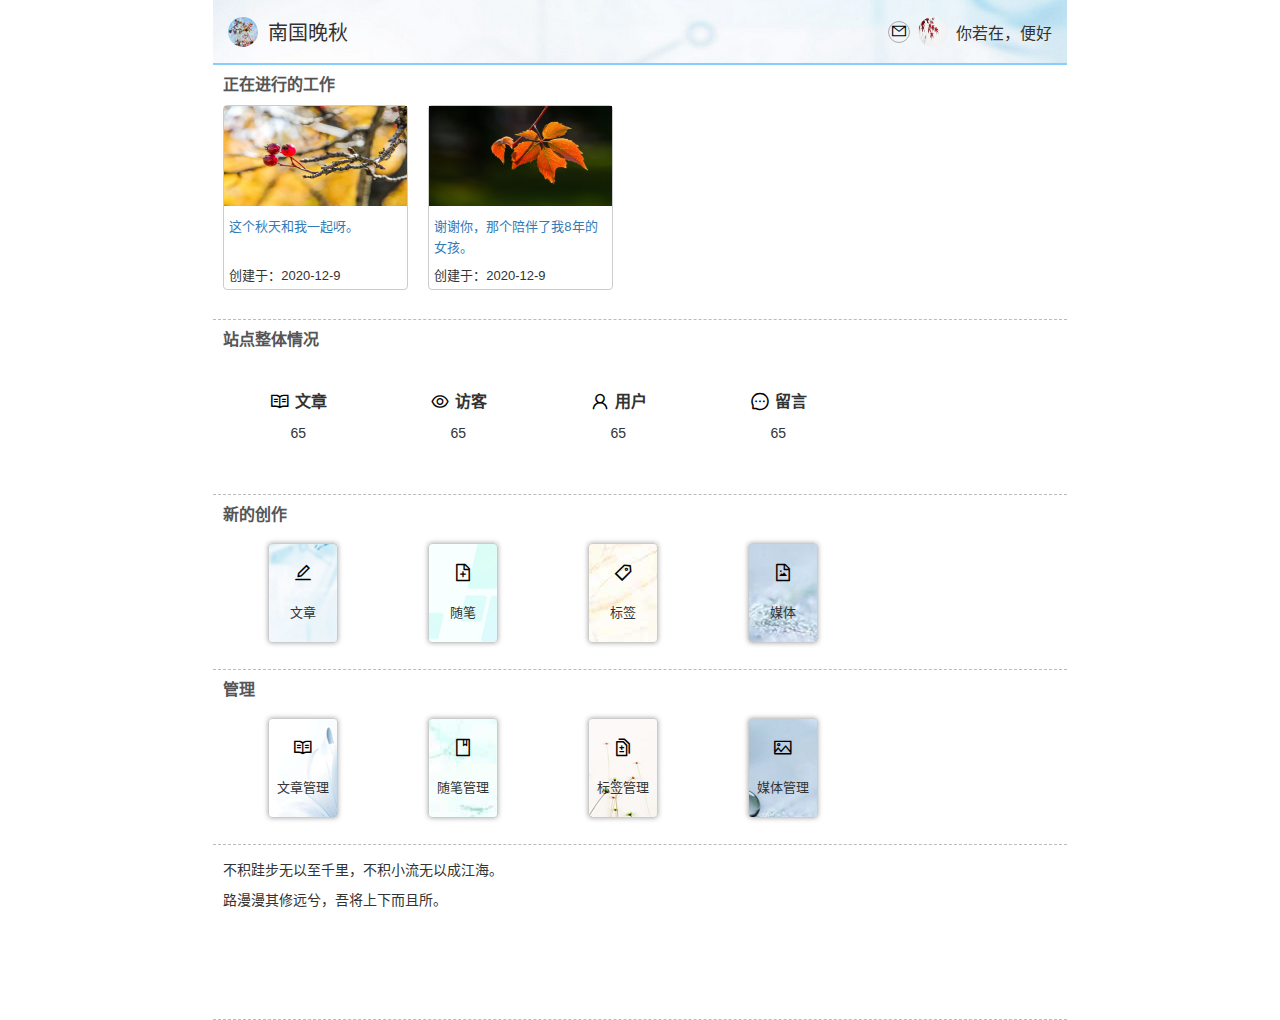
<file: 主页.html>
<!DOCTYPE html>
<html lang="zh-CN">
  <head>
    <meta charset="utf-8">
    <meta http-equiv="X-UA-Compatible" content="IE=edge">
    <meta name="viewport" content="width=device-width, initial-scale=1">
	<meta name="viewport" content="width=device-width, initial-scale=1, maximum-scale=1, user-scalable=no">
    <title>博客后台首页</title>

    <!-- Bootstrap -->
    <link href="./css/bootstrap/bootstrap.min.css" rel="stylesheet">
    
	<script type="text/javascript" src="./js/jquery/jquery.js"></script>
	<script type="text/javascript" src="./js/bootstrap/bootstrap.min.js"></script>
	<link rel="stylesheet" href="./iconFont/albaba_AntDesign0fficialIcons/iconfont.css"> 
  </head>
  
  <script type="text/javascript">
	 $(function(){
		$(window).bind("scroll", function () {
			$("#extra").hide() ;
		}) ;
	 }) ; 
	 
	 function showExtra(){
		$("#extra").toggle() ;
	 }
	 
	 function hideExtra(){
		$("#extra").hide() ;
	 }
  </script>
  
  <body>
  
	<div class="container-fluid" style="height:100%; padding-left:0; padding-right:0;">
		<div class="col-md-2"></div>
		<div class="col-xs-12 col-md-8" style="height:100%; padding-left:0; padding-right:0;">
			<!--头部-->
			<div id="header" class="content_center" style="">
				<div class="col-xs-6 content_center" style="-webkit-box-pack:start;-moz-box-pack:start; box-pack:start;">
					<div onclick="showExtra()" style="width:30px; height:30px; border-radius:50%;">
						<img src="./imgs/headimg.jpg" width="100%" height="100%" style="border-radius:50%;"/>
					</div>
					<div style="font:20px 楷体; padding-left:10px;">南国晚秋</div>
				</div>
				
				<div class="col-xs-6 content_center" style="-webkit-box-pack:end; -moz-box-pack:end; box-pack:start;">
					<div class="content_center" style="width:22px; height:22px; border-radius:50%; border:1px solid #aaa; margin-right:8px;" >
						<span class="iconfont icon-mail"></span>
					</div>
					
					<div style="width:30px; height:30px; border-radius:50%;">
						<img src="./imgs/ggg.jpg" width="100%" height="100%" style="border-radius:50%;"/>
					</div>
					<div style="font:16px 宋体; padding-left:8px;">你若在，便好</div>
				</div>
			</div>
			
			<!--其他操作-->
			<div id="extra" class="function_group_wrapper" style="display:none;">
				<div class="function_group">
					<div id="extra_box" style="height:80px;">
						<div class="extra_item_box">
							<div class="content_center full_box">
								<div class="extra_item">
									<div class="content_center" style="height:50%; width:100%;">
										<span class="iconfont icon-earth"></span> 
									</div>
									<div class="content_center" style="height:50%; width:100%;">
										<span class="note" style="font-size:13px;">站点信息</span>
									</div>
								</div>
							</div>
						</div>
						<div class="extra_item_box">
							<div class="content_center full_box">
								<div class="extra_item">
									<div class="content_center" style="height:50%; width:100%;">
										<span class="iconfont icon-user"></span> 
									</div>
									<div class="content_center" style="height:50%; width:100%;">
										<span class="note" style="font-size:13px;">我的信息</span>
									</div>
								</div>
							</div>
						</div>
						<div class="extra_item_box">
							<div class="content_center full_box">
								<div class="extra_item">
									<div class="content_center" style="height:50%; width:100%;">
										<span class="iconfont icon-deleteteam"></span> 
									</div>
									<div class="content_center" style="height:50%; width:100%;">
										<span class="note" style="font-size:13px;">站点用户</span>
									</div>
								</div>
							</div>
						</div>
						<div class="extra_item_box">
							<div class="content_center full_box">
								<div class="extra_item">
									<div class="content_center" style="height:50%; width:100%;">
										<span class="iconfont icon-logout"></span> 
									</div>
									<div class="content_center" style="height:50%; width:100%;">
										<span class="note" style="font-size:13px;">退出登录</span>
									</div>
								</div>
							</div>
						</div>
					</div>
					
				</div>
			</div>
			
			<div style="width:100%; height:100%; padding-top:65px; overflow-x:hidden;">
				<div style="width:100%; height:100%; box-sizing:content-box; padding-right:25px; overflow-y:scroll;">
					
					
					<div class="" onclick="hideExtra()" style="">
						<div class=" function_group_wrapper" style="height:255px;">
							<div style="height:40px;">
								<span class="function_group_title">正在进行的工作</span>
							</div>
							<div class="function_group">
								<div class="scroll_container" style="height:200px; ">
									<div class="article_box">
										<div style="width:100%; height:100px;">
											<img src="./imgs/eee.jpeg"/>
										</div>
										<div class="article_title_box">
											<a>这个秋天和我一起呀。</a>
											<span style="position:absolute; bottom:0; display:block;">创建于：2020-12-9 </span>
										</div>
									</div>
									<div class="article_box" >
										<div style="width:100%; height:100px;">
											<img src="./imgs/fff.jpg"/>
										</div>
										<div class="article_title_box">
											<a>谢谢你，那个陪伴了我8年的女孩。</a>
											<span style="position:absolute; bottom:0; display:block;">创建于：2020-12-9 </span>
										</div>
									</div>
									
									
								</div>
							</div>
						</div>
						
						
						<!--站点整体情况-->
						<div class=" function_group_wrapper" style="height:175px;">
							<div style="height:35px;">
								<span class="function_group_title">站点整体情况</span>
							</div>
							
							<div class="function_group">
								<div style="height:150px;">
									<div class="siteinfo_box" style="width:160px; height:125px;">
										<div class="content_center full_box">
											<div class="info">
												<div class="content_center" style="height:50%; width:100%;">
													<span class="iconfont icon-read" style="font-size:20px;"></span>
													<span style="font:bold 16px/20px 宋体; vertical-align: text-bottom; padding-left:5px;">文章</span> 
												</div>
												<div class="content_center" style="height:50%; width:100%;">
													<span>65</span>
												</div>
											</div>
										</div>
									</div>
									
									<div class="siteinfo_box" style="width:160px; height:125px;">
										<div class="content_center full_box">
											<div class="info">
												<div class="content_center" style="height:50%; width:100%;">
													<span class="iconfont icon-eye" style="font-size:20px;"></span>
													<span style="font:bold 16px/20px 宋体; vertical-align: text-bottom; padding-left:5px;">访客</span> 
												</div>
												<div class="content_center" style="height:50%; width:100%;">
													<span>65</span>
												</div>
											</div>
										</div>
									</div>
									
									<div class="siteinfo_box" style="width:160px; height:125px;">
										<div class="content_center full_box">
											<div class="info">
												<div class="content_center" style="height:50%; width:100%;">
													<span class="iconfont icon-user" style="font-size:20px;"></span>
													<span style="font:bold 16px/20px 宋体; vertical-align: text-bottom; padding-left:5px;">用户</span> 
												</div>
												<div class="content_center" style="height:50%; width:100%;">
													<span>65</span>
												</div>
											</div>
										</div>
									</div>
									
									<div class="siteinfo_box" style="width:160px; height:125px;">
										<div class="content_center full_box">
											<div class="info">
												<div class="content_center" style="height:50%; width:100%;">
													<span class="iconfont icon-message" style="font-size:20px;"></span>
													<span style="font:bold 16px/20px 宋体; vertical-align: text-bottom; padding-left:5px;">留言</span> 
												</div>
												<div class="content_center" style="height:50%; width:100%;">
													<span>65</span>
												</div>
											</div>
										</div>
									</div>
								</div>
								
							</div>
						</div>
						
						
						<!--新的创作-->
						<div class=" function_group_wrapper" style="height:175px;">
							<div style="height:35px;">
								<span class="function_group_title">新的创作</span>
							</div>
							
							<div class="function_group">
								<div style="height:150px;">
									<div class="op_box" style="width:160px; height:125px;">
										<div class="content_center full_box">
											<div class="op_item" style="background-image: url('./imgs/item/item1.jpg');">
												<div class="content_center" style="height:50%; width:100%;">
													<span class="iconfont icon-edit" style="font-size:20px;"></span> 
												</div>
												<div class="content_center" style="height:50%; width:100%;">
													<span style="font-size:13px;">文章</span>
												</div>
											</div>
										</div>
									</div>
									
									<div class="op_box" style="width:160px; height:125px;">
										<div class="content_center full_box">
											<div class="op_item" style="background-image: url('./imgs/item/item2.jpg');">
												<div class="content_center" style="height:50%; width:100%;">
													<span class="iconfont icon-file-add" style="font-size:20px;"></span> 
												</div>
												<div class="content_center" style="height:50%; width:100%;">
													<span style="font-size:13px;">随笔</span>
												</div>
											</div>
										</div>
									</div>
									
									<div class="op_box" style="width:160px; height:125px;">
										<div class="content_center full_box">
											<div class="op_item" style="background-image: url('./imgs/item/item3.jpg');">
												<div class="content_center" style="height:50%; width:100%;">
													<span class="iconfont icon-tag" style="font-size:20px;"></span> 
												</div>
												<div class="content_center" style="height:50%; width:100%;">
													<span style="font-size:13px;">标签</span>
												</div>
											</div>
										</div>
									</div>
									
									<div class="op_box" style="width:160px; height:125px;">
										<div class="content_center full_box">
											<div class="op_item" style="background-image: url('./imgs/item/item4.jpg');">
												<div class="content_center" style="height:50%; width:100%;">
													<span class="iconfont icon-file-image" style="font-size:20px;"></span>
												</div>
												<div class="content_center" style="height:50%; width:100%;">
													<span style="font-size:13px;">媒体</span>
												</div>
											</div>
										</div>
									</div>
								</div>
								
							</div>
						</div>
						
						<div class=" function_group_wrapper" style="height:175px;">
							<div style="height:35px;">
								<span class="function_group_title">管理</span>
							</div>
							
							<div class="function_group">
								<div style="height:150px;">
									<div class="op_box" style="width:160px; height:125px;">
										<div class="content_center full_box">
											<div class="op_item" style="background-image: url('./imgs/item/item5.jpg');">
												<div class="content_center" style="height:50%; width:100%;">
													<span class="iconfont icon-read" style="font-size:20px;"></span> 
												</div>
												<div class="content_center" style="height:50%; width:100%;">
													<span style="font-size:13px;">文章管理</span>
												</div>
											</div>
										</div>
									</div>
									
									<div class="op_box" style="width:160px; height:125px;">
										<div class="content_center full_box">
											<div class="op_item" style="background-image: url('./imgs/item/item6.jpg');">
												<div class="content_center" style="height:50%; width:100%;">
													<span class="iconfont icon-book" style="font-size:20px;"></span> 
												</div>
												<div class="content_center" style="height:50%; width:100%;">
													<span style="font-size:13px;">随笔管理</span>
												</div>
											</div>
										</div>
									</div>
									
									<div class="op_box" style="width:160px; height:125px;">
										<div class="content_center full_box">
											<div class="op_item" style="background-image: url('./imgs/item/item7.jpg');">
												<div class="content_center" style="height:50%; width:100%;">
													<span class="iconfont icon-diff" style="font-size:20px;"></span> 
												</div>
												<div class="content_center" style="height:50%; width:100%;">
													<span style="font-size:13px;">标签管理</span>
												</div>
											</div>
										</div>
									</div>
									
									<div class="op_box" style="width:160px; height:125px;">
										<div class="content_center full_box">
											<div class="op_item" style="background-image: url('./imgs/item/item8.jpg');">
												<div class="content_center" style="height:50%; width:100%;">
													<span class="iconfont icon-image" style="font-size:20px;"></span>
												</div>
												<div class="content_center" style="height:50%; width:100%;">
													<span style="font-size:13px;">媒体管理</span>
												</div>
											</div>
										</div>
									</div>
								</div>
								
							</div>
						</div>
						
						<div class=" function_group_wrapper" style="height:175px;">
							<div class="function_group">
								<div style="height:100px; padding-top:15px;">
									<p>不积跬步无以至千里，不积小流无以成江海。</p>
									<p>路漫漫其修远兮，吾将上下而且所。</p>
								</div>
								
							</div>
						</div>
					</div>
				</div>
			</div>
			
			
		</div>
		
		
		<div class="col-md-2"></div>
		
		
		
	</div>
  </body>
  
  
  <style type="text/css" >
	
	body {
		background-color:#fff;
	}
	
	@link-colo {
		color:green ; 
	}
	
	.full_box {
		height:100%; 
		width:100% ;
	}
	
	a:hover {
		cursor:pointer;
	}
	
	#header {
		position:fixed; top:0; height:65px; width:inherit; top:0; border-bottom:2px solid #87CEFA; background-image:url('./imgs/header_after.jpg')
	}
	
	#extra{
		position:fixed;
		top:65px;
		height:80px; 
		width: inherit;
		background-color:#ffffff;
		border-bottom:1px solid #fff;
		z-index:200;
	}
	
	.extra_item {
		border:1px solid #ccc;
		box-shadow:0 0 2px 0 #aaa;
		height:65px; width:60px; 
		margin:0px 10px; 
		border-radius:4px;
	}
	.extra_item:hover {
		cursor:pointer ;
		border:1px solid #87CEFA;
		box-shadow:0 0 5px 0 #00BFFF;
	}
	.extra_item .iconfont {
		font-size:26px;
		color:green;
	}
	
	.extra_item_box {
		width:120px; height:80px; display:table-cell;
	}
	
	.content_center{
		z-index:100;
		margin:0 auto ;
		
		display:-moz-box;
		-moz-box-pack:center;
		-moz-box-align:center;

		
		display:-webkit-box;
		-webkit-box-pack:center;
		-webkit-box-align:center;

		
		display:box;
		box-pack:center;
		box-align:center;

	}
	.function_group_title {
		font:bold 16px/40px SimSun; color:#555;
	}
	
	.function_group_wrapper {
		border-bottom:1px dashed #bbb ;
		overflow-y: hidden;
		height:150px;
		padding-left:10px;
		padding-right:10px;
	}
	
	.function_group {
		overflow-x:scroll ;
		overflow-y: hidden;
		padding-bottom:25px;
		box-sizing: content-box;
		-webkit-overflow-scrolling: touch;
	}
	.function_group::-webkit-scrollbar {display:none}
	
	.scroll_container {
		display:flex; 
		flex-direction: row; 
		flex-wrap: nowrap;
	}
	.article_box {
		width:185px; 
		height:185px; 
		margin-right:20px;
		flex-shrink: 0;
		border:1px solid #ccc;
		border-radius:4px;
	}
	
	.article_title_box {
		width:100%; 
		height:85px ;  
		padding:10px 5px 5px; 
		position:relative ;
	}
	
	.article_box a {
		font-size:13px;
		padding-bottom:5px;
	}
	.article_box span {
		font-size:13px;
		padding-bottom:5px;
	}
	
	.article_box img {
		width:100%;
		height:100%;
	}
	
	.siteinfo_box {
		display:table-cell;
		border-radius:4px;
	}
	
	.info {
		width:70px;
		height:60px; 
		margin-right:10px;
	}
	
	.op_box {
		display:table-cell;
	}
	
	.op_item {
		width:70px;
		height:100px; 
		padding-top:10px;
		padding-bottom:10px;
		margin-left:5px;
		margin-right:5px;
		border:1px solid #ccc;
		border-radius:4px;
		box-shadow:0 0 5px 0 #aaa;
	}
	
	.op_item:hover {
		cursor:pointer;
		border:1px solid #87CEFA;
		box-shadow:0 0 5px 0 #00BFFF;
	}
	
	.iconfont {
		display:inline-table; 
		color:black;
		transition:all 0.5s;
	}
	.op_item:hover .iconfont {
		 transform:scale(1.25,1.25) ;
		 -moz-transform:scale(1.25,1.25) ;
	}
  </style>
</html>
</file>
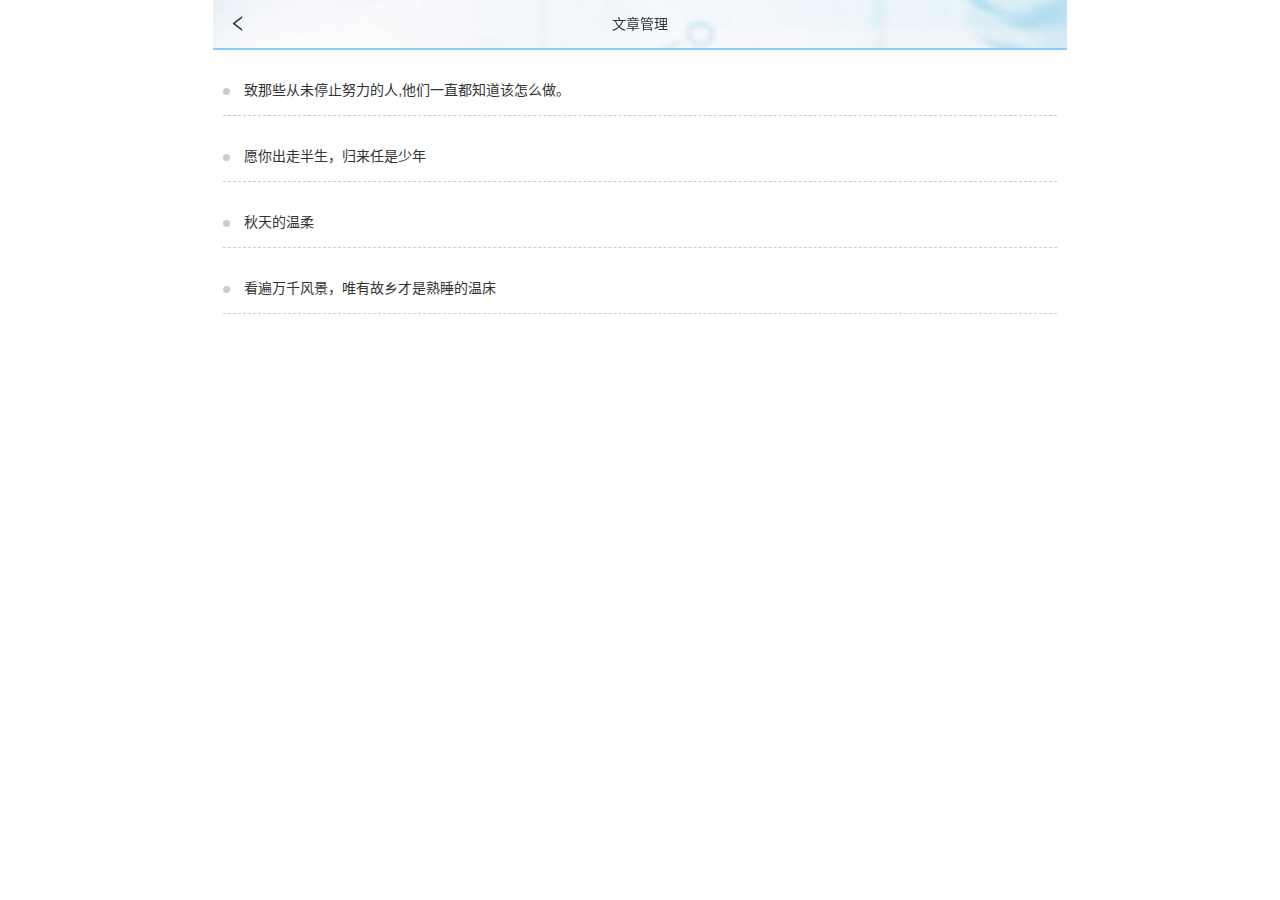
<file: 文章管理.html>
<!DOCTYPE html>
<html lang="zh-CN">
  <head>
    <meta charset="utf-8">
    <meta http-equiv="X-UA-Compatible" content="IE=edge">
    <meta name="viewport" content="width=device-width, initial-scale=1">
	<meta name="viewport" content="width=device-width, initial-scale=1, maximum-scale=1, user-scalable=no">
    <title>文章管理</title>

    <!-- Bootstrap -->
    <link href="./css/bootstrap/bootstrap.min.css" rel="stylesheet">
    <!--[if lt IE 9]>
      <script src="https://cdn.jsdelivr.net/npm/html5shiv@3.7.3/dist/html5shiv.min.js"></script>
      <script src="https://cdn.jsdelivr.net/npm/respond.js@1.4.2/dest/respond.min.js"></script>
    <![endif]-->
	
	<script type="text/javascript" src="./js/jquery/jquery.js"></script>
	<script type="text/javascript" src="./js/bootstrap/bootstrap.min.js"></script>
	<link rel="stylesheet" href="./iconFont/albaba_AntDesign0fficialIcons/iconfont.css"> 
  </head>
  
  <script type="text/javascript">
	 
	 
  </script>
  
  <body>
	<div class="container-fluid" style="height:100%; padding-left:0; padding-right:0;">
		<div class="col-md-2"></div>
		
		<div class="col-xs-12 col-md-8" style="position:relative; height:100%;padding-left:0; padding-right:0;">
			<div class="content_center" style="position:fixed; top:0; height:50px; width:inherit; top:0; border-bottom:2px solid #87CEFA; background-image:url('./imgs/header_after.jpg')">
				<div class="col-xs-3"><span class="iconfont icon-left" style="font-size:20px;"></span></div>
				<div class="col-xs-6" align="center">文章管理</div>
				<div class="col-xs-3"></div>
			</div>
			
			<!--展示区域-->
			<div style="width:100%; height:100%; padding-top:50px; overflow-x:hidden;">
				<div id="content_box" style="width:100%; height:100%; box-sizing:content-box; padding-right:25px;  overflow-y:scroll;">
					<section style="padding-left:10px; padding-right:10px;">
						<article class="article">
							<span class="article_icon"></span>
							<span>
								<span class="article_title">致那些从未停止努力的人,他们一直都知道该怎么做。</span>
							</span>
						</article>
						
						<article class="article">
							<span class="article_icon"></span>
							<span>
								<span class="article_title">愿你出走半生，归来任是少年</span>
							</span>
						</article>
						
						<article class="article">
							<span class="article_icon"></span>
							<span>
								<span class="article_title">秋天的温柔</span>
							</span>
						</article>
						
						<article class="article">
							<span class="article_icon"></span>
							<span>
								<span class="article_title">看遍万千风景，唯有故乡才是熟睡的温床</span>
							</span>
						</article>
						
					</section>
				</div>
			</div>
			
			
		</div>
		
		
		<div class="col-md-2"></div>
	</div>
  </body>
  
  
  <style type="text/css" >
	html {
		width:100%; 
		height:100% ; 
	}
	
	body {
		width:100%; 
		height:100%; 
	}
	
	@link-colo {
		color:green ; 
	}
	
	.full_box {
		height:100%; 
		width:100% ;
	}
	
	a:hover {
		cursor:pointer;
	}
	
	input,textarea {
		border:0 ;
		outline:0 ;
		background:none;
		width:inherit;
	}
	
	.data_modify::after {
		content:'' ;
		width:inherit ;
		border-bottom:0.5px solid #87CEFA ;
		box-shadow:0 1px 2px 0 #87CEFA;
		display:block;
		margin-bottom:5px;
	}
	
	.content_center{
		z-index:100;
		margin:0 auto ;
		
		display:-moz-box;
		-moz-box-pack:center;
		-moz-box-align:center;

		
		display:-webkit-box;
		-webkit-box-pack:center;
		-webkit-box-align:center;

		
		display:box;
		box-pack:center;
		box-align:center;

	}
	
	 .doSomething { 
		border:1px solid #ccc;
		border-radius:4px;
		font-size:12px;
    	font-weight:500;
    	background:#fff;
    	padding-left:5px;
    	padding-right:5px;
		margin-left:15px;
		margin-right:15px;
		
	}
	.doSomething:hover {
		background-color:#F0FFFF!important ;
		border:1px solid #00BFFF!important; 
		box-shadow:0 0 1px #00BFFF!important;
		color:#00BFFF!important ;
		cursor:pointer!important;
	}
	
	#content_box::-webkit-scrollbar {display:none}

	
	.article_icon {
		display:inline-block;
		height:7px;
		width:7px;
		background-color:#ccc;
		border-radius:50%;
		margin-right:10px;
	}
	
	.article {
		line-height:50px; padding-top:15px; border-bottom:1px dashed #ccc;
	}
	
	.article:hover{
		border-bottom:1px dashed #00BFFF;
	}
	
	.article_title:hover {
		cursor:pointer;
		color:#FF7F50; 
	}
	
	
  </style>
</html>
</file>
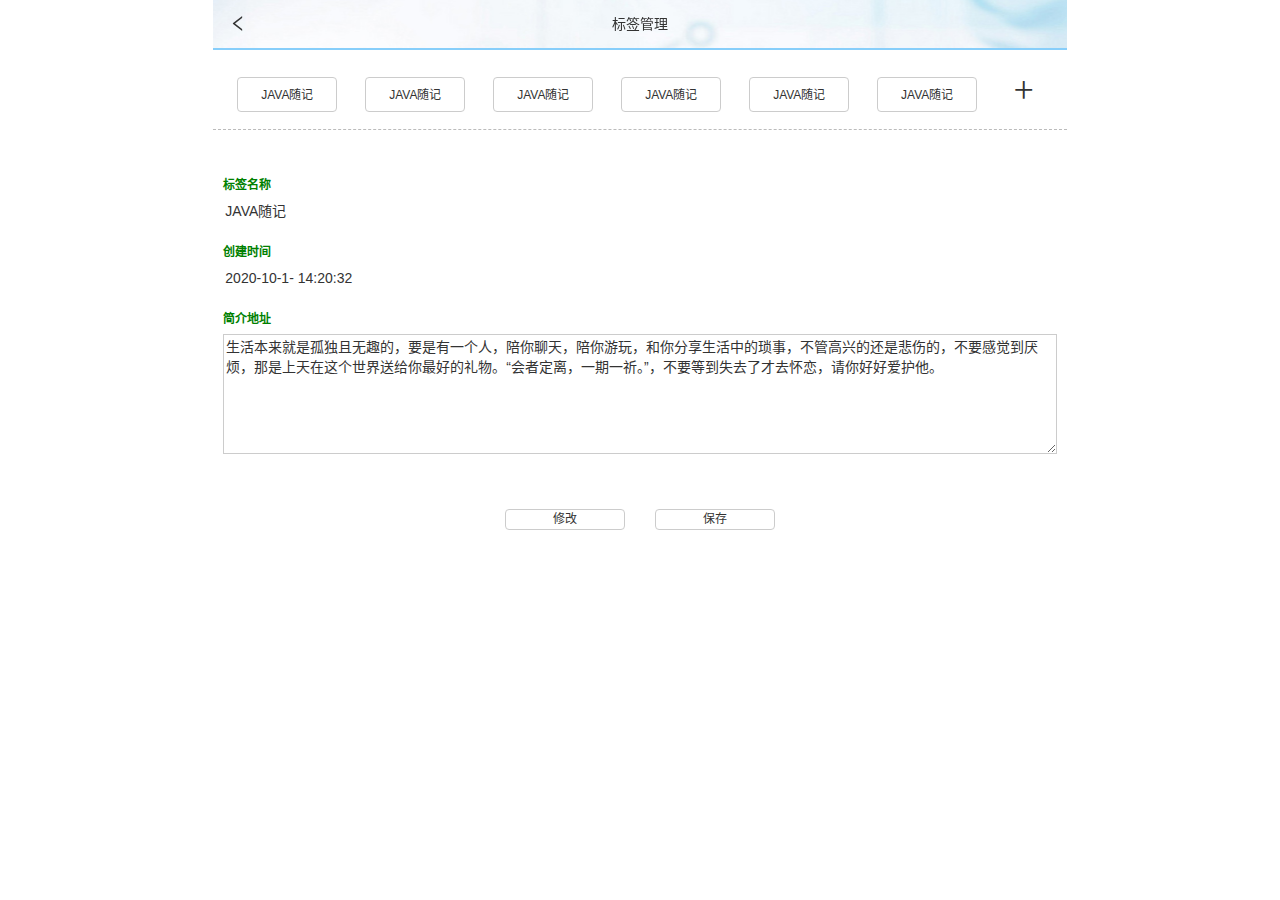
<file: 标签管理.html>
<!DOCTYPE html>
<html lang="zh-CN">
  <head>
    <meta charset="utf-8">
    <meta http-equiv="X-UA-Compatible" content="IE=edge">
    <meta name="viewport" content="width=device-width, initial-scale=1">
	<meta name="viewport" content="width=device-width, initial-scale=1, maximum-scale=1, user-scalable=no">
    <title>标签管理</title>

    <!-- Bootstrap -->
    <link href="./css/bootstrap/bootstrap.min.css" rel="stylesheet">
    <!--[if lt IE 9]>
      <script src="https://cdn.jsdelivr.net/npm/html5shiv@3.7.3/dist/html5shiv.min.js"></script>
      <script src="https://cdn.jsdelivr.net/npm/respond.js@1.4.2/dest/respond.min.js"></script>
    <![endif]-->
	
	<script type="text/javascript" src="./js/jquery/jquery.js"></script>
	<script type="text/javascript" src="./js/bootstrap/bootstrap.min.js"></script>
	<link rel="stylesheet" href="./iconFont/albaba_AntDesign0fficialIcons/iconfont.css"> 
  </head>
  
  <script type="text/javascript">
	 $(function(){
		$("input,textarea").attr("disabled","disabled"); 
	 }) ; 
	
	//修改信息
	function modify(){
		$("input,textarea").removeAttr("disabled"); 
		$("input:first").focus() ; 
		$("input,textarea").parent("div").addClass("data_modify") ; 
	}
	
	//保存信息
	function save(){
	
	}
	 
	 
  </script>
  
  <body>
	<div class="container-fluid" style="height:100%; padding-left:0; padding-right:0;">
		<div class="col-md-2"></div>
		
		<div class="col-xs-12 col-md-8" style="position:relative; height:100%;padding-left:0; padding-right:0;">
			<div class="content_center" style="position:fixed; top:0; height:50px; width:inherit; top:0; border-bottom:2px solid #87CEFA; background-image:url('./imgs/header_after.jpg')">
				<div class="col-xs-3"><span class="iconfont icon-left" style="font-size:20px;"></span></div>
				<div class="col-xs-6" align="center">标签管理</div>
				<div class="col-xs-3"></div>
			</div>
			
			<!--展示区域-->
			<div style="width:100%; height:100%; padding-top:50px; overflow-x:hidden;">
				<div id="content_box" style="width:100%; height:100%; box-sizing:content-box; padding-right:25px;  overflow-y:scroll;">
					<div class="" onclick="hideExtra()" style="">
						<!--我的标签列表-->
						<div class=" function_group_wrapper" style="height:80px;">
							<div class="function_group">
								<div style="height:80px;">
									
								   <!--===============-->
									<div class="op_box" style="width:150px; height:80px; min-width:100px;">
										<div class="content_center full_box">
											<div class="tag_box doSomething">
												<span>JAVA随记</span>
											</div>
										</div>
									</div>
									<div class="op_box" style="width:150px; height:80px; min-width:100px;">
										<div class="content_center full_box">
											<div class="tag_box doSomething">
												<span>JAVA随记</span>
											</div>
										</div>
									</div>
									<div class="op_box" style="width:150px; height:80px; min-width:100px;">
										<div class="content_center full_box">
											<div class="tag_box doSomething">
												<span>JAVA随记</span>
											</div>
										</div>
									</div>
									<div class="op_box" style="width:150px; height:80px; min-width:100px;">
										<div class="content_center full_box">
											<div class="tag_box doSomething">
												<span>JAVA随记</span>
											</div>
										</div>
									</div>
									<div class="op_box" style="width:150px; height:80px; min-width:100px;">
										<div class="content_center full_box">
											<div class="tag_box doSomething">
												<span>JAVA随记</span>
											</div>
										</div>
									</div>
									<div class="op_box" style="width:150px; height:80px; min-width:100px;">
										<div class="content_center full_box">
											<div class="tag_box doSomething">
												<span>JAVA随记</span>
											</div>
										</div>
									</div>
									<div class="op_box" style="width:80px; height:80px; min-width:60px;">
										<div class="content_center full_box">
											<div class=" ">
												<span style="font-size:25px;" class="iconfont icon-plus"></span>
											</div>
										</div>
									</div>
									
								</div>
								
							</div>
						</div>
						
						
						
						<!--标签详情信息-->
						<div style="padding-left:10px; padding-right:10px; padding-top:40px;">
							<div class="tagInfo_item">
								<span class="title" style="height:50px;">标签名称</span>
								<div style="width:300px;">
									<input type="text" value="JAVA随记" />
								</div>
							</div>
							
							<div class="tagInfo_item">
								<span class="title" style="height:50px;">创建时间</span>
								<div style="width:300px;">
									<input type="text" value="2020-10-1- 14:20:32" />
								</div>
							</div>
							
							
							
							<div class="tagInfo_item" style="height:150px;">
								<span class="title">简介地址</span>
								<div style="height:120px; display:flex;">
									<div style="height:100%; width:100%; border:1px solid #ccc;">
										<textarea style="width:100%; height:100%;">生活本来就是孤独且无趣的，要是有一个人，陪你聊天，陪你游玩，和你分享生活中的琐事，不管高兴的还是悲伤的，不要感觉到厌烦，那是上天在这个世界送给你最好的礼物。“会者定离，一期一祈。”，不要等到失去了才去怀恋，请你好好爱护他。
										</textarea>
									</div>
								</div>
							</div>
							
							<div class="tagInfo_item content_center" style="height:100px;">
								<button id="modify" onclick="modify()" class="doSomething" style="width:120px;">修改</button>
								<button id="save"onclick="save()" class="doSomething" style="width:120px;">保存</button>
							</div>
						</div>
						
						
					</div>
				</div>
			</div>
			
			
		</div>
		
		
		<div class="col-md-2"></div>
	</div>
  </body>
  
  
  <style type="text/css" >
	html {
		width:100%; 
		height:100% ; 
	}
	
	body {
		width:100%; 
		height:100%; 
	}
	
	@link-colo {
		color:green ; 
	}
	
	.full_box {
		height:100%; 
		width:100% ;
	}
	
	a:hover {
		cursor:pointer;
	}
	
	input,textarea {
		border:0 ;
		outline:0 ;
		background:none;
		width:inherit;
	}
	
	.data_modify::after {
		content:'' ;
		width:inherit ;
		border-bottom:0.5px solid #AFEEEE ;
		box-shadow:0 1px 2px 0 #AFEEEE;
		display:block;
		margin-bottom:5px;
	}
	
	.content_center{
		z-index:100;
		margin:0 auto ;
		
		display:-moz-box;
		-moz-box-pack:center;
		-moz-box-align:center;

		
		display:-webkit-box;
		-webkit-box-pack:center;
		-webkit-box-align:center;

		
		display:box;
		box-pack:center;
		box-align:center;

	}
	
	 .doSomething { 
		border:1px solid #ccc;
		border-radius:4px;
		font-size:12px;
    	font-weight:500;
    	background:#fff;
    	padding-left:5px;
    	padding-right:5px;
		margin-left:15px;
		margin-right:15px;
		
	}
	.doSomething:hover {
		background-color:#F0FFFF!important ;
		border:1px solid #00BFFF!important; 
		box-shadow:0 0 1px #00BFFF!important;
		color:#00BFFF!important ;
		cursor:pointer!important;
	}
	
	.function_group_title {
		font:bold 16px/40px SimSun; color:#555;
	}
	
	.function_group_wrapper {
		border-bottom:1px dashed #bbb ;
		overflow-y: hidden;
		height:150px;
		padding-left:10px;
		padding-right:10px;
	}
	
	.function_group {
		overflow-x:scroll ;
		overflow-y: hidden;
		padding-bottom:25px;
		box-sizing: content-box;
		-webkit-overflow-scrolling: touch;
	}
	#content_box::-webkit-scrollbar {display:none}
	.function_group::-webkit-scrollbar {display:none}
	
	
	.op_box {
		display:table-cell;
	}
	
	.tag_box {
		width:100px; height:35px; margin-left:10px; margin-right:10px;
		border-radius:4px;
		text-align:center ;
		line-height:35px;
	}
	.tagInfo_item {
		position:relative; margin-bottom:15px;
	}
	
	.tagInfo_item .title {
		font:bold 12px/30px Microsoft YaHei; color:green;
	}
	
	
	
	
  </style>
</html>
</file>
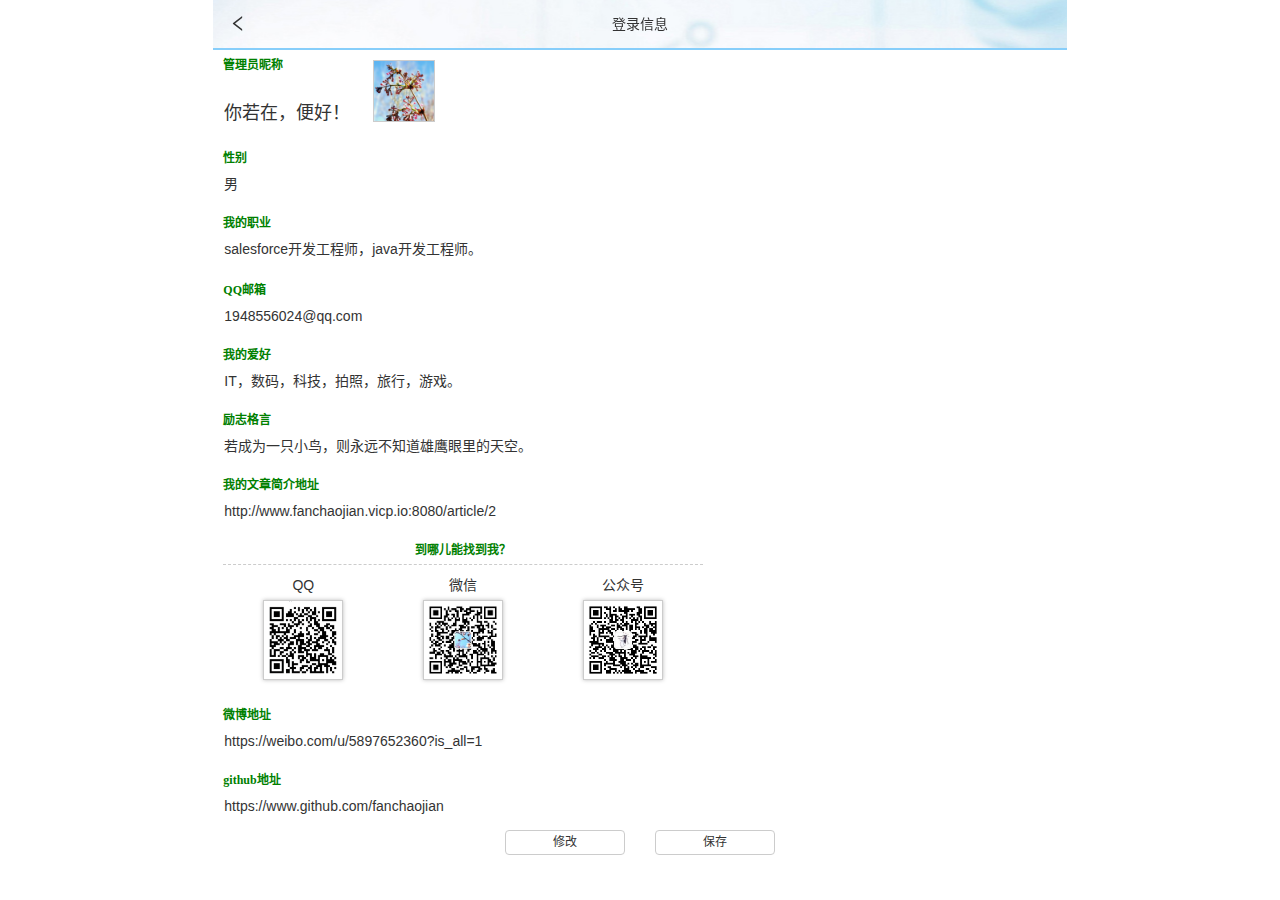
<file: 登录信息.html>
<!DOCTYPE html>
<html lang="zh-CN">
  <head>
    <meta charset="utf-8">
    <meta http-equiv="X-UA-Compatible" content="IE=edge">
    <meta name="viewport" content="width=device-width, initial-scale=1">
	<meta name="viewport" content="width=device-width, initial-scale=1, maximum-scale=1, user-scalable=no">
    <title>登录信息</title>

    <!-- Bootstrap -->
    <link href="./css/bootstrap/bootstrap.min.css" rel="stylesheet">
    <!--[if lt IE 9]>
      <script src="https://cdn.jsdelivr.net/npm/html5shiv@3.7.3/dist/html5shiv.min.js"></script>
      <script src="https://cdn.jsdelivr.net/npm/respond.js@1.4.2/dest/respond.min.js"></script>
    <![endif]-->
	
	<script type="text/javascript" src="./js/jquery/jquery.js"></script>
	<script type="text/javascript" src="./js/bootstrap/bootstrap.min.js"></script>
	<link rel="stylesheet" href="./iconFont/albaba_AntDesign0fficialIcons/iconfont.css"> 
  </head>
  
  <script type="text/javascript">
	 $(function(){
		$("input").attr("disabled","disabled"); 
	 }) ; 
	
	//修改信息
	function modify(){
		$("input").removeAttr("disabled"); 
		$("input:first").focus() ; 
		$("input").parent("div").addClass("data_modify") ; 
	}
	
	//保存信息
	function save(){
	
	}
	 
	 
  </script>
  
  <body>
  
	<div class="container-fluid" style="height:100%; padding-left:0; padding-right:0;">
		<div class="col-md-2"></div>
		
		<div class="col-xs-12 col-md-8" style="position:relative; height:100%; padding-left:0; padding-right:0;">
			<div class="content_center" style="position:fixed; top:0; height:50px; width:inherit; top:0; border-bottom:2px solid #87CEFA; background-image:url('./imgs/header_after.jpg')">
				<div class="col-xs-3"><span class="iconfont icon-left" style="font-size:20px;"></span></div>
				<div class="col-xs-6" align="center">登录信息</div>
				<div class="col-xs-3"></div>
			</div>
			
			<!--展示区域-->
			<div style="width:100%; height:100%; padding-top:50px; overflow-x:hidden;">
				<div style="width:100%; height:100%; box-sizing:content-box; padding-right:25px;  overflow-y:scroll;">
					<div style="padding-left:10px; padding-right:10px;">
						<!--博客名称-->
						<div class="siteinfo_item">
							<span class="title">管理员昵称</span>
							<span></span>
							<div>
								<div class="" style="width:140px; margin-top:20px;">
									<input type="text" value="你若在，便好！" style="font-size:18px;" />
								</div>
							</div>
							<div style="position:absolute; left:150px; top:10px;">
								<div style="width:62px; height:62px; border:1px solid #ccc;">
									<img src="./imgs/headimg.jpg" width="100%" height="100%" />
								</div>
							</div>
						</div>
						
						<div class="siteinfo_item" style="height:50px;">
							<span class="title">性别</span>
							<div style="width:30px;">
								<input type="text" value="男" />
							</div>
						</div>
						
						<div class="siteinfo_item">
							<span class="title" style="height:50px;">我的职业</span>
							<div style="width:300px;">
								<input type="text" value="salesforce开发工程师，java开发工程师。" />
							</div>
						</div>
						
						<div class="siteinfo_item" style="height:50px;">
							<span class="title">QQ邮箱</span>
							<div style="width:180px;">
								<input type="text" value="1948556024@qq.com" />
							</div>
						</div>
						
						<div class="siteinfo_item" style="height:50px;">
							<span class="title">我的爱好</span>
							<div class="" style="width:300px;">
								<input type="text" value="IT，数码，科技，拍照，旅行，游戏。" />
							</div>
						</div>
						
						<div class="siteinfo_item" style="height:50px;">
							<span class="title">励志格言</span>
							<div style="width:320px;">
								<input type="text" value="若成为一只小鸟，则永远不知道雄鹰眼里的天空。" />
							</div>
						</div>
						
						<div class="siteinfo_item" style="height:50px;">
							<span class="title">我的文章简介地址</span>
							<div style="width:300px;">
								<input type="text" value="http://www.fanchaojian.vicp.io:8080/article/2" />
							</div>
						</div>
						
						<div class="siteinfo_item" style="height:150px;">
							<div style="height:30px; display:flex; margin-bottom:10px;">
								<div style="height:100%; width:480px; border-bottom:1px dashed #ccc; text-align:center;">
									<span class="title">到哪儿能找到我？</span>
								</div>
							</div>
							
							<div style="height:120px;">
								<div class="op_box_wapper">
									<div class="content_center full_box">
										<div class="op_box"
											<span>QQ</span>
											<div class="img_box">
												<img class="full_box" src="./imgs/qq_QR.jpg" />
											</div>
										</div>
									</div>
								</div>
								<div class="op_box_wapper">
									<div class="content_center full_box">
										<div class="op_box"
											<span>微信</span>
											<div class="img_box">
												<img class="full_box" src="./imgs/weChat.jpg" />
											</div>
										</div>
									</div>
								</div>
								<div class="op_box_wapper">
									<div class="content_center full_box">
										<div class="op_box"
											<span>公众号</span>
											<div class="img_box">
												<img class="full_box" src="./imgs/weChat_GZH.jpg" />
											</div>
										</div>
									</div>
								</div>
							</div>
						</div>
						
						<div class="siteinfo_item" style="height:50px;">
							<span class="title">微博地址</span>
							<div style="width:300px;">
								<input type="text" value="https://weibo.com/u/5897652360?is_all=1" />
							</div>
						</div>
						
						<div class="siteinfo_item" style="height:50px;">
							<span class="title">github地址</span>
							<div style="width:300px;">
								<input type="text" value="https://www.github.com/fanchaojian" />
							</div>
						</div>
						
						
						<div class="siteinfo_item content_center">
							<button id="modify" onclick="modify()" class="doSomething" style="width:120px;">修改</button>
							<button id="save"onclick="save()" class="doSomething" style="width:120px;">保存</button>
						</div>
						
					</div>
				</div>
			</div>
			
			
			
		</div>
		
		
		
		<div class="col-md-2"></div>
		
		
		
	</div>
  </body>
  
  
  <style type="text/css" >
	html {
		width:100%; 
		height:100% ; 
	}
	
	body {
		background-color:#fff;
		width:100%; 
		height:100%; 
	}
	
	@link-colo {
		color:green ; 
	}
	
	.full_box {
		height:100%; 
		width:100% ;
	}
	
	a:hover {
		cursor:pointer;
	}
	
	
	input {
		border:0 ;
		outline:0 ;
		background:none;
		width:inherit;
		margin-left:-1px;
	}
	
	.data_modify::after {
		content:'' ;
		width:inherit ;
		border-bottom:0.5px solid #AFEEEE ;
		box-shadow:0 1px 2px 0 #AFEEEE;
		display:block;
		margin-bottom:5px;
	}
	
	.content_center{
		z-index:100;
		margin:0 auto ;
		
		display:-moz-box;
		-moz-box-pack:center;
		-moz-box-align:center;

		
		display:-webkit-box;
		-webkit-box-pack:center;
		-webkit-box-align:center;

		
		display:box;
		box-pack:center;
		box-align:center;

	}
	
	 .doSomething { 
		height:25px;
		border:1px solid #ccc;
		border-radius:4px;
		font-size:12px;
    	font-weight:500;
    	background:#fff;
    	padding-left:5px;
    	padding-right:5px;
		margin-left:15px;
		margin-right:15px;
	}
	.doSomething:hover {
		background-color:#F0FFFF!important ;
		border:1px solid #00BFFF!important; 
		box-shadow:0 0 1px #00BFFF!important;
		color:#00BFFF!important ;
		cursor:pointer!important;
	}
	
	.siteinfo_item {
		position:relative; margin-bottom:15px;
	}
	
	.siteinfo_item .title {
		font:bold 12px/30px Microsoft YaHei; color:green;
	}
	
	.op_box_wapper {
		width:160px; height:120px; display:table-cell;
	}
	
	.op_box {
		height:100%; 
		width:80px; 
		margin-left:5px; 
		margin-right:5px; 
		text-align:center;
	}
	
	.img_box {
		width:80px; 
		height:80px; 
		border:1px solid #ccc; 
		margin-top:5px;
		box-shadow: 0 0 4px 0 #bbb;
	}
	
	
  </style>
</html>
</file>
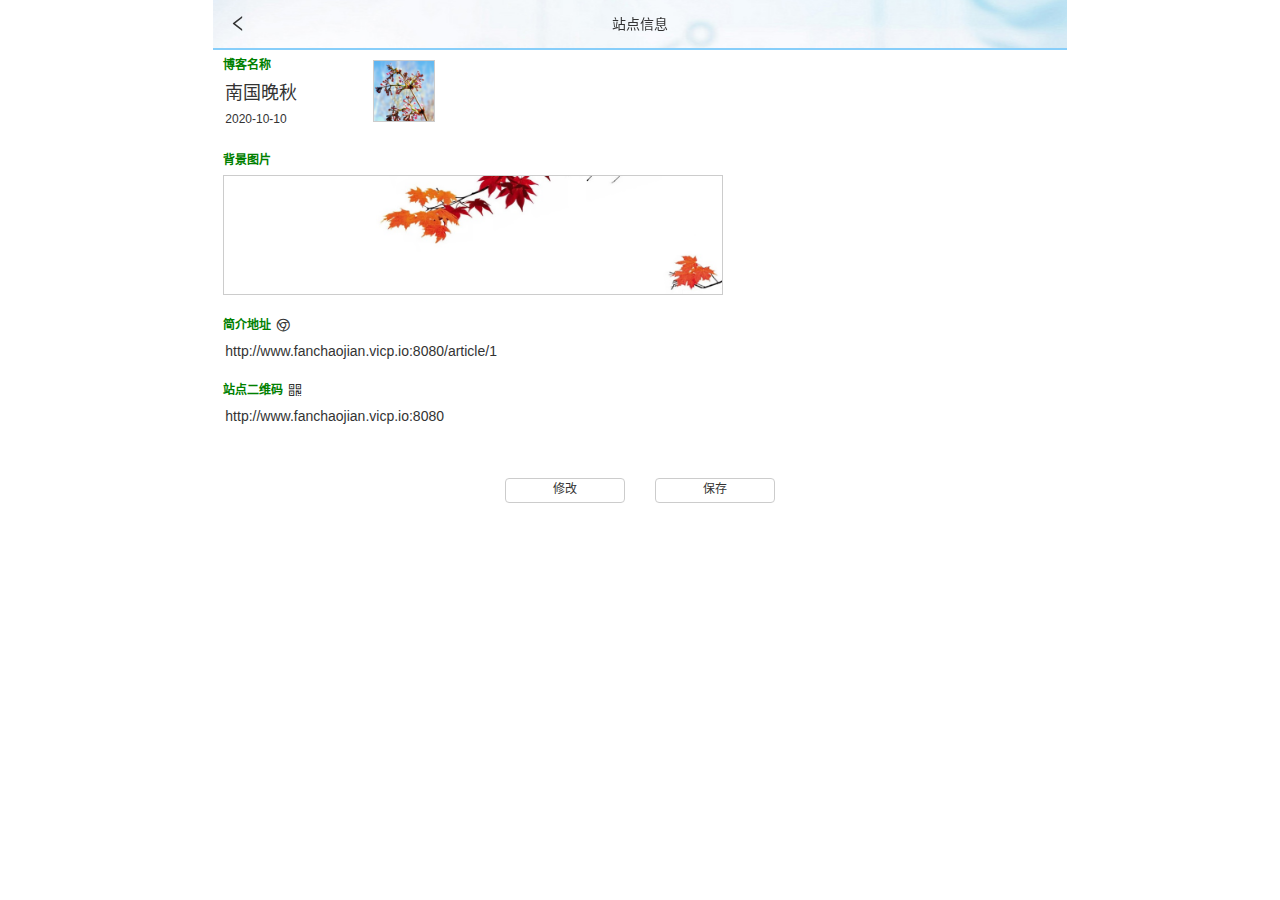
<file: 站点信息 - 副本.html>
<!DOCTYPE html>
<html lang="zh-CN">
  <head>
    <meta charset="utf-8">
    <meta http-equiv="X-UA-Compatible" content="IE=edge">
    <meta name="viewport" content="width=device-width, initial-scale=1">
	<meta name="viewport" content="width=device-width, initial-scale=1, maximum-scale=1, user-scalable=no">
    <title>站点设置</title>

    <!-- Bootstrap -->
    <link href="./css/bootstrap/bootstrap.min.css" rel="stylesheet">
    <!--[if lt IE 9]>
      <script src="https://cdn.jsdelivr.net/npm/html5shiv@3.7.3/dist/html5shiv.min.js"></script>
      <script src="https://cdn.jsdelivr.net/npm/respond.js@1.4.2/dest/respond.min.js"></script>
    <![endif]-->
	
	<script type="text/javascript" src="./js/jquery/jquery.js"></script>
	<script type="text/javascript" src="./js/bootstrap/bootstrap.min.js"></script>
	<link rel="stylesheet" href="./iconFont/albaba_AntDesign0fficialIcons/iconfont.css"> 
  </head>
  
  <script type="text/javascript">
	 $(function(){
		$("input").attr("disabled","disabled"); 
	 }) ; 
	
	//修改信息
	function modify(){
		$("input").removeAttr("disabled"); 
		$("input:first").focus() ; 
		$("input").parent("div").addClass("data_modify") ; 
	}
	
	//保存信息
	function save(){
	
	}
	 
	 
  </script>
  
  <body>
  
	<div class="container-fluid" style="height:100%; padding-left:0; padding-right:0;">
		<div class="col-md-2"></div>
		
		<div class="col-xs-12 col-md-8" style="position:relative; height:100%; padding-left:0; padding-right:0;">
			<div class="content_center" style="position:fixed; top:0; height:50px; width:inherit; top:0; border-bottom:2px solid #87CEFA; background-image:url('./imgs/header_after.jpg')">
				<div class="col-xs-3"><span class="iconfont icon-left" style="font-size:20px;"></span></div>
				<div class="col-xs-6" align="center">站点信息</div>
				<div class="col-xs-3"></div>
			</div>
			
			<!--展示区域-->
			<div style="width:100%; height:100%; padding-top:50px; overflow-x:hidden;">
				<div style="width:100%; height:100%; box-sizing:content-box; padding-right:25px;  overflow-y:scroll;">
					<div style="padding-left:10px; padding-right:10px;">
						<!--博客名称-->
						<div class="siteinfo_item" style="height:80px;">
							<span class="title">博客名称</span>
							<span></span>
							<div>
								<div style="width:120px;">
									<input type="text" value="南国晚秋" style="font-size:18px;" />
								</div>
								
								<span style="font-size:12px; padding-top:5px; padding-left:2px;">2020-10-10</span>
							</div>
							<div style="position:absolute; left:150px; top:10px;">
								<div style="width:62px; height:62px; border:1px solid #ccc;">
									<img src="./imgs/headimg.jpg" width="100%" height="100%" />
								</div>
							</div>
						</div>
						
						<!--背景图片-->
						<div class="siteinfo_item" style="height:150px;">
							<span class="title">背景图片</span>
							<div style="height:120px; display:flex;">
								<div style="height:100%; width:500px; border:1px solid #ccc;">
									<img style="width:100%; height:100%;" src="./imgs/topimg15.jpg" />
								</div>
							</div>
						</div>
						
						<!--简介地址-->
						<div class="siteinfo_item" style="height:50px;">
							<span class="title">简介地址</span>
							<span class="iconfont icon-chrome" style="vertical-align: middle;"></span>
							<div class="" style="width:300px;">
								<input type="text" value="http://www.fanchaojian.vicp.io:8080/article/1" />
							</div>
							
						</div>
						
						<!--网站二维码-->
						<div class="siteinfo_item" style="height:50px;">
							<span class="title">站点二维码</span>
							<span class="iconfont icon-qrcode" style="vertical-align: middle;"></span>
							<div class="" style="width:300px;">
								<input type="text" value="http://www.fanchaojian.vicp.io:8080" />
							</div>
						</div>
						
						<div class="siteinfo_item content_center" style="height:100px;">
							<button id="modify" onclick="modify()" class="doSomething" style="width:120px;">修改</button>
							<button id="save"onclick="save()" class="doSomething" style="width:120px;">保存</button>
						</div>
					</div>
				</div>
			</div>
			
			
		</div>
		
		
		<div class="col-md-2"></div>
	</div>
	</div>
  </body>
  
  
  <style type="text/css" >
	
	body {
		background-color:#fff;
	}
	
	@link-colo {
		color:green ; 
	}
	
	.full_box {
		height:100%; 
		width:100% ;
	}
	
	a:hover {
		cursor:pointer;
	}
	
	input {
		border:0 ;
		outline:0 ;
		background:none;
		width:inherit;
	}
	
	.data_modify::after {
		content:'' ;
		width:inherit ;
		border-bottom:0.5px solid #AFEEEE ;
		box-shadow:0 1px 2px 0 #AFEEEE;
		display:block;
		margin-bottom:5px;
	}
	
	.content_center{
		z-index:100;
		margin:0 auto ;
		
		display:-moz-box;
		-moz-box-pack:center;
		-moz-box-align:center;

		
		display:-webkit-box;
		-webkit-box-pack:center;
		-webkit-box-align:center;

		
		display:box;
		box-pack:center;
		box-align:center;

	}
	
	 .doSomething { 
		height:25px;
		border:1px solid #ccc;
		border-radius:4px;
		font-size:12px;
    	font-weight:500;
    	background:#fff;
    	padding-left:5px;
    	padding-right:5px;
		margin-left:15px;
		margin-right:15px;
	}
	.doSomething:hover {
		background-color:#F0FFFF!important ;
		border:1px solid #00BFFF!important; 
		box-shadow:0 0 1px #00BFFF!important;
		color:#00BFFF!important ;
		cursor:pointer!important;
	}
	
	.siteinfo_item {
		position:relative; margin-bottom:15px;
	}
	
	.siteinfo_item .title {
		font:bold 12px/30px Microsoft YaHei; color:green;
	}
	
  </style>
</html>
</file>
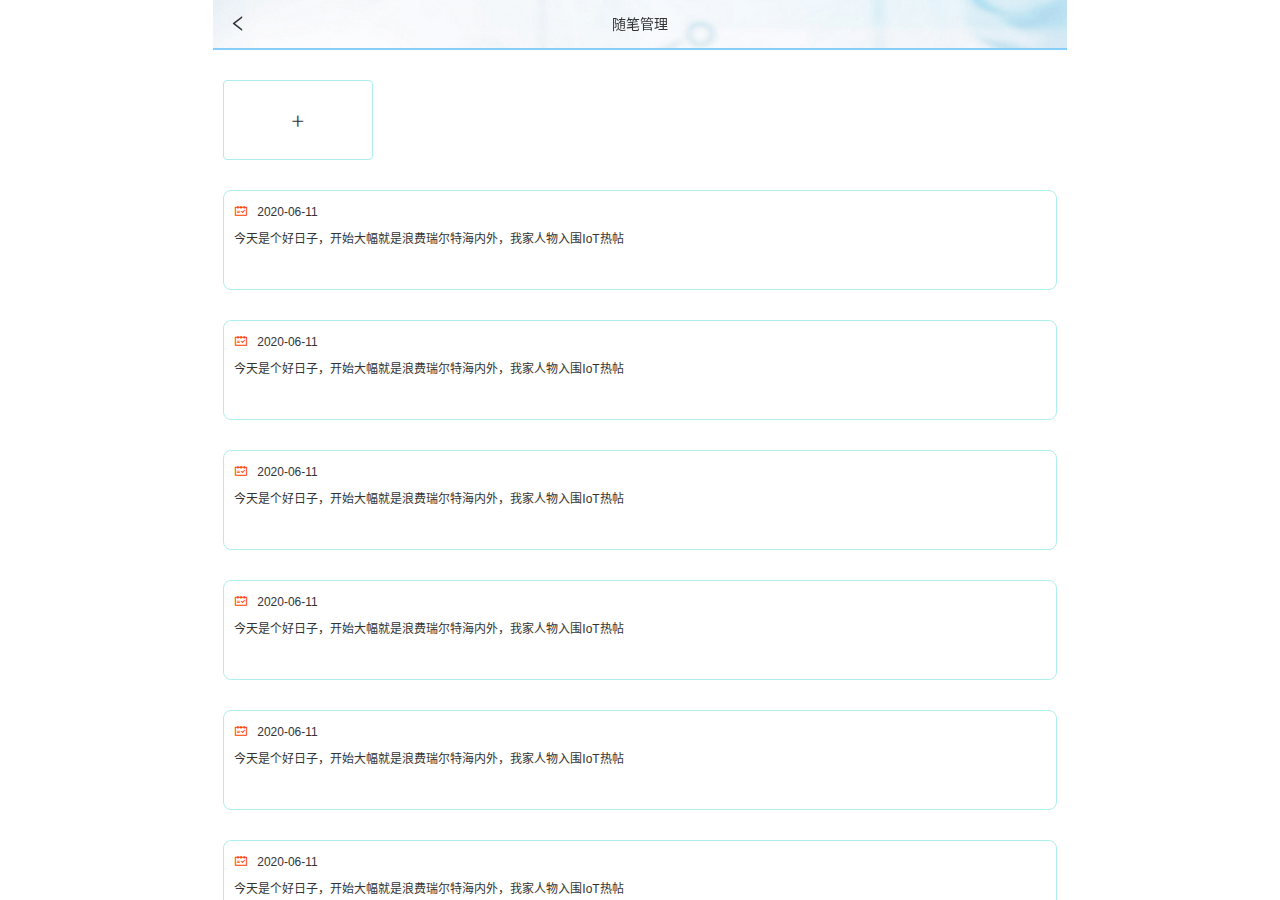
<file: 随笔管理.html>
<!DOCTYPE html>
<html lang="zh-CN">
  <head>
    <meta charset="utf-8">
    <meta http-equiv="X-UA-Compatible" content="IE=edge">
    <meta name="viewport" content="width=device-width, initial-scale=1">
	<meta name="viewport" content="width=device-width, initial-scale=1, maximum-scale=1, user-scalable=no">
    <title>随笔管理</title>

    <!-- Bootstrap -->
    <link href="./css/bootstrap/bootstrap.min.css" rel="stylesheet">
    <!--[if lt IE 9]>
      <script src="https://cdn.jsdelivr.net/npm/html5shiv@3.7.3/dist/html5shiv.min.js"></script>
      <script src="https://cdn.jsdelivr.net/npm/respond.js@1.4.2/dest/respond.min.js"></script>
    <![endif]-->
	
	<script type="text/javascript" src="./js/jquery/jquery.js"></script>
	<script type="text/javascript" src="./js/bootstrap/bootstrap.min.js"></script>
	<link rel="stylesheet" href="./iconFont/albaba_AntDesign0fficialIcons/iconfont.css"> 
  </head>
  
  <script type="text/javascript">
	 $(function(){
		
	 }) ; 
	 
  </script>
  
  <body>
	<div class="container-fluid" style="height:100%; padding-left:0; padding-right:0;">
		<div class="col-md-2"></div>
		
		<div class="col-xs-12 col-md-8" style="position:relative; height:100%;padding-left:0; padding-right:0;">
			<div class="content_center" style="position:fixed; top:0; height:50px; width:inherit; top:0; border-bottom:2px solid #87CEFA; background-image:url('./imgs/header_after.jpg')">
				<div class="col-xs-3"><span class="iconfont icon-left" style="font-size:20px;"></span></div>
				<div class="col-xs-6" align="center">随笔管理</div>
				<div class="col-xs-3"></div>
			</div>
			
			<!--展示区域-->
			<div style="width:100%; height:100%; padding-top:50px; overflow-x:hidden;">
				<div id="content_box" style="width:100%; height:100%; box-sizing:content-box; padding-right:25px;  overflow-y:scroll;">
					<div style="padding-left:10px; padding-right:10px; width:100%; height:100px;">
						<div style="width:150px; height:80px; border:1px solid #AFEEEE; border-radius:4px;margin-top:30px; text-align:center;">
							<span class="iconfont icon-plus" style="line-height:80px;"></span>
						</div>
					
						<!--随笔列表-->
						<div style="background-color:white ;" class="essay_box">
							<p>
								<span class="icon-calendar-check iconfont essay_icon"></span>
								<time>2020-06-11</time>
							</p>
							<p class="essay_content">今天是个好日子，开始大幅就是浪费瑞尔特海内外，我家人物入围IoT热帖</p>
						</div>
						<div style="background-color:white ;" class="essay_box">
							<p>
								<span class="icon-calendar-check iconfont essay_icon"></span>
								<time>2020-06-11</time>
							</p>
							<p class="essay_content">今天是个好日子，开始大幅就是浪费瑞尔特海内外，我家人物入围IoT热帖</p>
						</div>
						<div style="background-color:white ;" class="essay_box">
							<p>
								<span class="icon-calendar-check iconfont essay_icon"></span>
								<time>2020-06-11</time>
							</p>
							<p class="essay_content">今天是个好日子，开始大幅就是浪费瑞尔特海内外，我家人物入围IoT热帖</p>
						</div>
						<div style="background-color:white ;" class="essay_box">
							<p>
								<span class="icon-calendar-check iconfont essay_icon"></span>
								<time>2020-06-11</time>
							</p>
							<p class="essay_content">今天是个好日子，开始大幅就是浪费瑞尔特海内外，我家人物入围IoT热帖</p>
						</div>
						<div style="background-color:white ;" class="essay_box">
							<p>
								<span class="icon-calendar-check iconfont essay_icon"></span>
								<time>2020-06-11</time>
							</p>
							<p class="essay_content">今天是个好日子，开始大幅就是浪费瑞尔特海内外，我家人物入围IoT热帖</p>
						</div>
						<div style="background-color:white ;" class="essay_box">
							<p>
								<span class="icon-calendar-check iconfont essay_icon"></span>
								<time>2020-06-11</time>
							</p>
							<p class="essay_content">今天是个好日子，开始大幅就是浪费瑞尔特海内外，我家人物入围IoT热帖</p>
						</div>
						<div style="background-color:white ;" class="essay_box">
							<p>
								<span class="icon-calendar-check iconfont essay_icon"></span>
								<time>2020-06-11</time>
							</p>
							<p class="essay_content">今天是个好日子，开始大幅就是浪费瑞尔特海内外，我家人物入围IoT热帖</p>
						</div>
						<div style="background-color:white ;" class="essay_box">
							<p>
								<span class="icon-calendar-check iconfont essay_icon"></span>
								<time>2020-06-11</time>
							</p>
							<p class="essay_content">今天是个好日子，开始大幅就是浪费瑞尔特海内外，我家人物入围IoT热帖</p>
						</div>
						<div style="background-color:white ;" class="essay_box">
							<p>
								<span class="icon-calendar-check iconfont essay_icon"></span>
								<time>2020-06-11</time>
							</p>
							<p class="essay_content">今天是个好日子，开始大幅就是浪费瑞尔特海内外，我家人物入围IoT热帖</p>
						</div>
						<div style="background-color:white ;" class="essay_box">
							<p>
								<span class="icon-calendar-check iconfont essay_icon"></span>
								<time>2020-06-11</time>
							</p>
							<p class="essay_content">今天是个好日子，开始大幅就是浪费瑞尔特海内外，我家人物入围IoT热帖</p>
						</div>
					</div>
					
					
				</div>
			</div>
			
			
		</div>
		
		
		<div class="col-md-2"></div>
	</div>
  </body>
  
  
  <style type="text/css" >
	html {
		width:100%; 
		height:100% ; 
	}
	
	body {
		width:100%; 
		height:100%; 
	}
	
	@link-colo {
		color:green ; 
	}
	
	.full_box {
		height:100%; 
		width:100% ;
	}
	
	a:hover {
		cursor:pointer;
	}
	
	input,textarea {
		border:0 ;
		outline:0 ;
		background:none;
		width:inherit;
	}
	
	.data_modify::after {
		content:'' ;
		width:inherit ;
		border-bottom:0.5px solid #87CEFA ;
		box-shadow:0 1px 2px 0 #87CEFA;
		display:block;
		margin-bottom:5px;
	}
	
	.content_center{
		z-index:100;
		margin:0 auto ;
		
		display:-moz-box;
		-moz-box-pack:center;
		-moz-box-align:center;

		
		display:-webkit-box;
		-webkit-box-pack:center;
		-webkit-box-align:center;

		
		display:box;
		box-pack:center;
		box-align:center;

	}
	
	 .doSomething { 
		border:1px solid #ccc;
		border-radius:4px;
		font-size:12px;
    	font-weight:500;
    	background:#fff;
    	padding-left:5px;
    	padding-right:5px;
		margin-left:15px;
		margin-right:15px;
		
	}
	.doSomething:hover {
		background-color:#F0FFFF!important ;
		border:1px solid #00BFFF!important; 
		box-shadow:0 0 1px #00BFFF!important;
		color:#00BFFF!important ;
		cursor:pointer!important;
	}
	
	#content_box::-webkit-scrollbar {display:none}
	.function_group::-webkit-scrollbar {display:none}
	
	
	 .essay_icon {
		font-size:14px;
		color:#FF4500;
		padding-right:5px;
	}
	.essay_box {
		width:100%; height:100px; margin-top:30px; padding:10px 20px 20px 10px; border:1px solid #AFEEEE; border-radius:8px;
	}
	.essay_box:hover {
		border:1px solid #87CEFA;
		box-shadow: 0 0 2px 2px #F0F8FF;
	}
	.essay_content {
		font-size:12px;
    }
    time {
        font-size:12px;margin-bottom:10px;
    }
	
	
	
  </style>
</html>
</file>
<file: iconFont/albaba_AntDesign0fficialIcons/iconfont.css>
@font-face {font-family: "iconfont";
  src: url('iconfont.eot?t=1591952304712'); /* IE9 */
  src: url('iconfont.eot?t=1591952304712#iefix') format('embedded-opentype'), /* IE6-IE8 */
  url('[data-uri]') format('woff2'),
  url('iconfont.woff?t=1591952304712') format('woff'),
  url('iconfont.ttf?t=1591952304712') format('truetype'), /* chrome, firefox, opera, Safari, Android, iOS 4.2+ */
  url('iconfont.svg?t=1591952304712#iconfont') format('svg'); /* iOS 4.1- */
}

.iconfont {
  font-family: "iconfont" !important;
  font-size: 16px;
  font-style: normal;
  -webkit-font-smoothing: antialiased;
  -moz-osx-font-smoothing: grayscale;
}

.icon-close-square:before {
  content: "\e7a8";
}

.icon-stop-fill:before {
  content: "\e8a8";
}

.icon-subnode:before {
  content: "\e9a8";
}

.icon-down-square:before {
  content: "\e7a9";
}

.icon-warning-circle-fill:before {
  content: "\e8a9";
}

.icon-rotate-left:before {
  content: "\e9a9";
}

.icon-layout:before {
  content: "\e7aa";
}

.icon-time-circle-fill:before {
  content: "\e8aa";
}

.icon-rotate-right:before {
  content: "\e9aa";
}

.icon-left-square:before {
  content: "\e7ab";
}

.icon-trademark-circle-fil:before {
  content: "\e8ab";
}

.icon-insertrowbelow:before {
  content: "\e9ab";
}

.icon-play-square:before {
  content: "\e7ac";
}

.icon-YUAN-circle-fill:before {
  content: "\e8ac";
}

.icon-table1:before {
  content: "\e9ac";
}

.icon-control:before {
  content: "\e7ad";
}

.icon-heart-fill:before {
  content: "\e8ad";
}

.icon-formatpainter:before {
  content: "\e9ad";
}

.icon-codelibrary:before {
  content: "\e7ae";
}

.icon-piechart-circle-fil:before {
  content: "\e8ae";
}

.icon-insertrowright:before {
  content: "\e9ae";
}

.icon-detail:before {
  content: "\e7af";
}

.icon-dashboard-fill:before {
  content: "\e8af";
}

.icon-formatpainter-fill:before {
  content: "\e9af";
}

.icon-minus-square:before {
  content: "\e7b0";
}

.icon-message-fill:before {
  content: "\e8b0";
}

.icon-insertrowleft:before {
  content: "\e9b0";
}

.icon-plus-square:before {
  content: "\e7b1";
}

.icon-check-square-fill:before {
  content: "\e8b1";
}

.icon-translate:before {
  content: "\e9b1";
}

.icon-right-square:before {
  content: "\e7b2";
}

.icon-down-square-fill:before {
  content: "\e8b2";
}

.icon-deleterow:before {
  content: "\e9b2";
}

.icon-project:before {
  content: "\e7b3";
}

.icon-minus-square-fill:before {
  content: "\e8b3";
}

.icon-sisternode:before {
  content: "\e9b3";
}

.icon-wallet:before {
  content: "\e7b4";
}

.icon-close-square-fill:before {
  content: "\e8b4";
}

.icon-Field-number:before {
  content: "\e9b4";
}

.icon-up-square:before {
  content: "\e7b5";
}

.icon-codelibrary-fill:before {
  content: "\e8b5";
}

.icon-Field-String:before {
  content: "\e9b5";
}

.icon-calculator:before {
  content: "\e7b6";
}

.icon-left-square-fill:before {
  content: "\e8b6";
}

.icon-Function:before {
  content: "\e9b6";
}

.icon-interation:before {
  content: "\e7b7";
}

.icon-play-square-fill:before {
  content: "\e8b7";
}

.icon-Field-time:before {
  content: "\e9b7";
}

.icon-check-square:before {
  content: "\e7b8";
}

.icon-up-square-fill:before {
  content: "\e8b8";
}

.icon-GIF:before {
  content: "\e9b8";
}

.icon-border:before {
  content: "\e7b9";
}

.icon-right-square-fill:before {
  content: "\e8b9";
}

.icon-Partition:before {
  content: "\e9b9";
}

.icon-border-outer:before {
  content: "\e7ba";
}

.icon-plus-square-fill:before {
  content: "\e8ba";
}

.icon-index:before {
  content: "\e9ba";
}

.icon-border-top:before {
  content: "\e7bb";
}

.icon-accountbook-fill:before {
  content: "\e8bb";
}

.icon-Storedprocedure:before {
  content: "\e9bb";
}

.icon-border-bottom:before {
  content: "\e7bc";
}

.icon-carryout-fill:before {
  content: "\e8bc";
}

.icon-Field-Binary:before {
  content: "\e9bc";
}

.icon-border-left:before {
  content: "\e7bd";
}

.icon-calendar-fill:before {
  content: "\e8bd";
}

.icon-Console-SQL:before {
  content: "\e9bd";
}

.icon-border-right:before {
  content: "\e7be";
}

.icon-calculator-fill:before {
  content: "\e8be";
}

.icon-icon-test:before {
  content: "\e9be";
}

.icon-border-inner:before {
  content: "\e7bf";
}

.icon-interation-fill:before {
  content: "\e8bf";
}

.icon-aim:before {
  content: "\e9bf";
}

.icon-border-verticle:before {
  content: "\e7c0";
}

.icon-project-fill:before {
  content: "\e8c0";
}

.icon-compress:before {
  content: "\e9c0";
}

.icon-border-horizontal:before {
  content: "\e7c1";
}

.icon-detail-fill:before {
  content: "\e8c1";
}

.icon-expend:before {
  content: "\e9c1";
}

.icon-radius-bottomleft:before {
  content: "\e7c2";
}

.icon-save-fill:before {
  content: "\e8c2";
}

.icon-folder-view:before {
  content: "\e9c2";
}

.icon-radius-bottomright:before {
  content: "\e7c3";
}

.icon-wallet-fill:before {
  content: "\e8c3";
}

.icon-file-GIF:before {
  content: "\e9c3";
}

.icon-radius-upleft:before {
  content: "\e7c4";
}

.icon-control-fill:before {
  content: "\e8c4";
}

.icon-group:before {
  content: "\e9c4";
}

.icon-radius-upright:before {
  content: "\e7c5";
}

.icon-layout-fill:before {
  content: "\e8c5";
}

.icon-send:before {
  content: "\e9c5";
}

.icon-radius-setting:before {
  content: "\e7c6";
}

.icon-appstore-fill:before {
  content: "\e8c6";
}

.icon-Report:before {
  content: "\e9c6";
}

.icon-adduser:before {
  content: "\e7c7";
}

.icon-mobile-fill:before {
  content: "\e8c7";
}

.icon-View:before {
  content: "\e9c7";
}

.icon-deleteteam:before {
  content: "\e7c8";
}

.icon-tablet-fill:before {
  content: "\e8c8";
}

.icon-shortcut:before {
  content: "\e9c8";
}

.icon-deleteuser:before {
  content: "\e7c9";
}

.icon-book-fill:before {
  content: "\e8c9";
}

.icon-ungroup:before {
  content: "\e9c9";
}

.icon-addteam:before {
  content: "\e7ca";
}

.icon-redenvelope-fill:before {
  content: "\e8ca";
}

.icon-user:before {
  content: "\e7cb";
}

.icon-safetycertificate-f:before {
  content: "\e8cb";
}

.icon-team:before {
  content: "\e7cc";
}

.icon-propertysafety-fill:before {
  content: "\e8cc";
}

.icon-areachart:before {
  content: "\e7cd";
}

.icon-insurance-fill:before {
  content: "\e8cd";
}

.icon-linechart:before {
  content: "\e7ce";
}

.icon-securityscan-fill:before {
  content: "\e8ce";
}

.icon-barchart:before {
  content: "\e7cf";
}

.icon-file-exclamation-fil:before {
  content: "\e8cf";
}

.icon-pointmap:before {
  content: "\e7d0";
}

.icon-file-add-fill:before {
  content: "\e8d0";
}

.icon-container:before {
  content: "\e7d1";
}

.icon-file-fill:before {
  content: "\e8d1";
}

.icon-database:before {
  content: "\e7d2";
}

.icon-file-excel-fill:before {
  content: "\e8d2";
}

.icon-sever:before {
  content: "\e7d3";
}

.icon-file-markdown-fill:before {
  content: "\e8d3";
}

.icon-mobile:before {
  content: "\e7d4";
}

.icon-file-text-fill:before {
  content: "\e8d4";
}

.icon-tablet:before {
  content: "\e7d5";
}

.icon-file-ppt-fill:before {
  content: "\e8d5";
}

.icon-redenvelope:before {
  content: "\e7d6";
}

.icon-file-unknown-fill:before {
  content: "\e8d6";
}

.icon-book:before {
  content: "\e7d7";
}

.icon-file-word-fill:before {
  content: "\e8d7";
}

.icon-filedone:before {
  content: "\e7d8";
}

.icon-file-zip-fill:before {
  content: "\e8d8";
}

.icon-reconciliation:before {
  content: "\e7d9";
}

.icon-file-pdf-fill:before {
  content: "\e8d9";
}

.icon-file-exception:before {
  content: "\e7da";
}

.icon-file-image-fill:before {
  content: "\e8da";
}

.icon-filesync:before {
  content: "\e7db";
}

.icon-diff-fill:before {
  content: "\e8db";
}

.icon-filesearch:before {
  content: "\e7dc";
}

.icon-file-copy-fill:before {
  content: "\e8dc";
}

.icon-solution:before {
  content: "\e7dd";
}

.icon-snippets-fill:before {
  content: "\e8dd";
}

.icon-fileprotect:before {
  content: "\e7de";
}

.icon-batchfolding-fill:before {
  content: "\e8de";
}

.icon-file-add:before {
  content: "\e7df";
}

.icon-reconciliation-fill:before {
  content: "\e8df";
}

.icon-file-excel:before {
  content: "\e7e0";
}

.icon-folder-add-fill:before {
  content: "\e8e0";
}

.icon-file-exclamation:before {
  content: "\e7e1";
}

.icon-folder-fill:before {
  content: "\e8e1";
}

.icon-file-pdf:before {
  content: "\e7e2";
}

.icon-folder-open-fill:before {
  content: "\e8e2";
}

.icon-file-image:before {
  content: "\e7e3";
}

.icon-database-fill:before {
  content: "\e8e3";
}

.icon-file-markdown:before {
  content: "\e7e4";
}

.icon-container-fill:before {
  content: "\e8e4";
}

.icon-file-unknown:before {
  content: "\e7e5";
}

.icon-sever-fill:before {
  content: "\e8e5";
}

.icon-file-ppt:before {
  content: "\e7e6";
}

.icon-calendar-check-fill:before {
  content: "\e8e6";
}

.icon-file-word:before {
  content: "\e7e7";
}

.icon-image-fill:before {
  content: "\e8e7";
}

.icon-file:before {
  content: "\e7e8";
}

.icon-idcard-fill:before {
  content: "\e8e8";
}

.icon-file-zip:before {
  content: "\e7e9";
}

.icon-creditcard-fill:before {
  content: "\e8e9";
}

.icon-file-text:before {
  content: "\e7ea";
}

.icon-fund-fill:before {
  content: "\e8ea";
}

.icon-file-copy:before {
  content: "\e7eb";
}

.icon-read-fill:before {
  content: "\e8eb";
}

.icon-snippets:before {
  content: "\e7ec";
}

.icon-contacts-fill:before {
  content: "\e8ec";
}

.icon-audit:before {
  content: "\e7ed";
}

.icon-delete-fill:before {
  content: "\e8ed";
}

.icon-diff:before {
  content: "\e7ee";
}

.icon-notification-fill:before {
  content: "\e8ee";
}

.icon-Batchfolding:before {
  content: "\e7ef";
}

.icon-flag-fill:before {
  content: "\e8ef";
}

.icon-securityscan:before {
  content: "\e7f0";
}

.icon-moneycollect-fill:before {
  content: "\e8f0";
}

.icon-propertysafety:before {
  content: "\e7f1";
}

.icon-rest-fill:before {
  content: "\e8f1";
}

.icon-safetycertificate:before {
  content: "\e7f2";
}

.icon-shopping-fill:before {
  content: "\e8f2";
}

.icon-insurance:before {
  content: "\e7f3";
}

.icon-skin-fill:before {
  content: "\e8f3";
}

.icon-alert:before {
  content: "\e7f4";
}

.icon-video-fill:before {
  content: "\e8f4";
}

.icon-delete:before {
  content: "\e7f5";
}

.icon-sound-fill:before {
  content: "\e8f5";
}

.icon-hourglass:before {
  content: "\e7f6";
}

.icon-bulb-fill:before {
  content: "\e8f6";
}

.icon-bulb:before {
  content: "\e7f7";
}

.icon-bell-fill:before {
  content: "\e8f7";
}

.icon-experiment:before {
  content: "\e7f8";
}

.icon-filter-fill:before {
  content: "\e8f8";
}

.icon-bell:before {
  content: "\e7f9";
}

.icon-fire-fill:before {
  content: "\e8f9";
}

.icon-trophy:before {
  content: "\e7fa";
}

.icon-funnelplot-fill:before {
  content: "\e8fa";
}

.icon-rest:before {
  content: "\e7fb";
}

.icon-gift-fill:before {
  content: "\e8fb";
}

.icon-USB:before {
  content: "\e7fc";
}

.icon-hourglass-fill:before {
  content: "\e8fc";
}

.icon-skin:before {
  content: "\e7fd";
}

.icon-home-fill:before {
  content: "\e8fd";
}

.icon-home:before {
  content: "\e7fe";
}

.icon-trophy-fill:before {
  content: "\e8fe";
}

.icon-bank:before {
  content: "\e7ff";
}

.icon-location-fill:before {
  content: "\e8ff";
}

.icon-filter:before {
  content: "\e800";
}

.icon-cloud-fill:before {
  content: "\e900";
}

.icon-funnelplot:before {
  content: "\e801";
}

.icon-customerservice-fill:before {
  content: "\e901";
}

.icon-like:before {
  content: "\e802";
}

.icon-experiment-fill:before {
  content: "\e902";
}

.icon-unlike:before {
  content: "\e803";
}

.icon-eye-fill:before {
  content: "\e903";
}

.icon-unlock:before {
  content: "\e804";
}

.icon-like-fill:before {
  content: "\e904";
}

.icon-lock:before {
  content: "\e805";
}

.icon-lock-fill:before {
  content: "\e905";
}

.icon-customerservice:before {
  content: "\e806";
}

.icon-unlike-fill:before {
  content: "\e906";
}

.icon-flag:before {
  content: "\e807";
}

.icon-star-fill:before {
  content: "\e907";
}

.icon-moneycollect:before {
  content: "\e808";
}

.icon-unlock-fill:before {
  content: "\e908";
}

.icon-medicinebox:before {
  content: "\e809";
}

.icon-alert-fill:before {
  content: "\e909";
}

.icon-shop:before {
  content: "\e80a";
}

.icon-api-fill:before {
  content: "\e90a";
}

.icon-rocket:before {
  content: "\e80b";
}

.icon-highlight-fill:before {
  content: "\e90b";
}

.icon-shopping:before {
  content: "\e80c";
}

.icon-phone-fill:before {
  content: "\e90c";
}

.icon-folder:before {
  content: "\e80d";
}

.icon-edit-fill:before {
  content: "\e90d";
}

.icon-folder-open:before {
  content: "\e80e";
}

.icon-pushpin-fill:before {
  content: "\e90e";
}

.icon-folder-add:before {
  content: "\e80f";
}

.icon-rocket-fill:before {
  content: "\e90f";
}

.icon-deploymentunit:before {
  content: "\e810";
}

.icon-thunderbolt-fill:before {
  content: "\e910";
}

.icon-accountbook:before {
  content: "\e811";
}

.icon-tag-fill:before {
  content: "\e911";
}

.icon-contacts:before {
  content: "\e812";
}

.icon-wrench-fill:before {
  content: "\e912";
}

.icon-calendar-check:before {
  content: "\e813";
}

.icon-tags-fill:before {
  content: "\e913";
}

.icon-calendar:before {
  content: "\e814";
}

.icon-bank-fill:before {
  content: "\e914";
}

.icon-scan:before {
  content: "\e815";
}

.icon-camera-fill:before {
  content: "\e915";
}

.icon-select:before {
  content: "\e816";
}

.icon-error-fill:before {
  content: "\e916";
}

.icon-boxplot:before {
  content: "\e817";
}

.icon-crown-fill:before {
  content: "\e917";
}

.icon-build:before {
  content: "\e818";
}

.icon-mail-fill:before {
  content: "\e918";
}

.icon-sliders:before {
  content: "\e819";
}

.icon-car-fill:before {
  content: "\e919";
}

.icon-laptop:before {
  content: "\e81a";
}

.icon-printer-fill:before {
  content: "\e91a";
}

.icon-barcode:before {
  content: "\e81b";
}

.icon-shop-fill:before {
  content: "\e91b";
}

.icon-camera:before {
  content: "\e81c";
}

.icon-setting-fill:before {
  content: "\e91c";
}

.icon-cluster:before {
  content: "\e81d";
}

.icon-USB-fill:before {
  content: "\e91d";
}

.icon-gateway:before {
  content: "\e81e";
}

.icon-golden-fill:before {
  content: "\e91e";
}

.icon-car:before {
  content: "\e81f";
}

.icon-build-fill:before {
  content: "\e91f";
}

.icon-printer:before {
  content: "\e820";
}

.icon-boxplot-fill:before {
  content: "\e920";
}

.icon-read:before {
  content: "\e821";
}

.icon-sliders-fill:before {
  content: "\e921";
}

.icon-cloud-server:before {
  content: "\e822";
}

.icon-alibaba:before {
  content: "\e922";
}

.icon-cloud-upload:before {
  content: "\e823";
}

.icon-alibabacloud:before {
  content: "\e923";
}

.icon-cloud:before {
  content: "\e824";
}

.icon-antdesign:before {
  content: "\e924";
}

.icon-cloud-download:before {
  content: "\e825";
}

.icon-ant-cloud:before {
  content: "\e925";
}

.icon-cloud-sync:before {
  content: "\e826";
}

.icon-behance:before {
  content: "\e926";
}

.icon-video:before {
  content: "\e827";
}

.icon-googleplus:before {
  content: "\e927";
}

.icon-notification:before {
  content: "\e828";
}

.icon-medium:before {
  content: "\e928";
}

.icon-sound:before {
  content: "\e829";
}

.icon-google:before {
  content: "\e929";
}

.icon-radarchart:before {
  content: "\e82a";
}

.icon-IE:before {
  content: "\e92a";
}

.icon-qrcode:before {
  content: "\e82b";
}

.icon-amazon:before {
  content: "\e92b";
}

.icon-fund:before {
  content: "\e82c";
}

.icon-slack:before {
  content: "\e92c";
}

.icon-image:before {
  content: "\e82d";
}

.icon-alipay:before {
  content: "\e92d";
}

.icon-mail:before {
  content: "\e82e";
}

.icon-taobao:before {
  content: "\e92e";
}

.icon-table:before {
  content: "\e82f";
}

.icon-zhihu:before {
  content: "\e92f";
}

.icon-idcard:before {
  content: "\e830";
}

.icon-HTML:before {
  content: "\e930";
}

.icon-creditcard:before {
  content: "\e831";
}

.icon-linkedin:before {
  content: "\e931";
}

.icon-heart:before {
  content: "\e832";
}

.icon-yahoo:before {
  content: "\e932";
}

.icon-block:before {
  content: "\e833";
}

.icon-facebook:before {
  content: "\e933";
}

.icon-error:before {
  content: "\e834";
}

.icon-skype:before {
  content: "\e934";
}

.icon-star:before {
  content: "\e835";
}

.icon-CodeSandbox:before {
  content: "\e935";
}

.icon-gold:before {
  content: "\e836";
}

.icon-chrome:before {
  content: "\e936";
}

.icon-heatmap:before {
  content: "\e837";
}

.icon-codepen:before {
  content: "\e937";
}

.icon-wifi:before {
  content: "\e838";
}

.icon-aliwangwang:before {
  content: "\e938";
}

.icon-edit:before {
  content: "\e839";
}

.icon-apple:before {
  content: "\e939";
}

.icon-key:before {
  content: "\e83a";
}

.icon-android:before {
  content: "\e93a";
}

.icon-api:before {
  content: "\e83b";
}

.icon-sketch:before {
  content: "\e93b";
}

.icon-highlight:before {
  content: "\e83c";
}

.icon-Gitlab:before {
  content: "\e93c";
}

.icon-monitor:before {
  content: "\e83d";
}

.icon-dribbble:before {
  content: "\e93d";
}

.icon-link:before {
  content: "\e83e";
}

.icon-instagram:before {
  content: "\e93e";
}

.icon-man:before {
  content: "\e83f";
}

.icon-reddit:before {
  content: "\e93f";
}

.icon-percentage:before {
  content: "\e840";
}

.icon-windows:before {
  content: "\e940";
}

.icon-pushpin:before {
  content: "\e841";
}

.icon-yuque:before {
  content: "\e941";
}

.icon-phone:before {
  content: "\e842";
}

.icon-Youtube:before {
  content: "\e942";
}

.icon-shake:before {
  content: "\e843";
}

.icon-Gitlab-fill:before {
  content: "\e943";
}

.icon-tag:before {
  content: "\e844";
}

.icon-dropbox:before {
  content: "\e944";
}

.icon-wrench:before {
  content: "\e845";
}

.icon-dingtalk:before {
  content: "\e945";
}

.icon-tags:before {
  content: "\e846";
}

.icon-android-fill:before {
  content: "\e946";
}

.icon-scissor:before {
  content: "\e847";
}

.icon-apple-fill:before {
  content: "\e947";
}

.icon-mr:before {
  content: "\e848";
}

.icon-HTML-fill:before {
  content: "\e948";
}

.icon-share:before {
  content: "\e849";
}

.icon-windows-fill:before {
  content: "\e949";
}

.icon-branches:before {
  content: "\e84a";
}

.icon-QQ:before {
  content: "\e94a";
}

.icon-fork:before {
  content: "\e84b";
}

.icon-skype-fill:before {
  content: "\e94b";
}

.icon-shrink:before {
  content: "\e84c";
}

.icon-weibo:before {
  content: "\e94c";
}

.icon-arrawsalt:before {
  content: "\e84d";
}

.icon-yuque-fill:before {
  content: "\e94d";
}

.icon-verticalright:before {
  content: "\e84e";
}

.icon-Youtube-fill:before {
  content: "\e94e";
}

.icon-verticalleft:before {
  content: "\e84f";
}

.icon-yahoo-fill:before {
  content: "\e94f";
}

.icon-right:before {
  content: "\e850";
}

.icon-wechat-fill:before {
  content: "\e950";
}

.icon-left:before {
  content: "\e851";
}

.icon-chrome-fill:before {
  content: "\e951";
}

.icon-up:before {
  content: "\e852";
}

.icon-alipay-circle-fill:before {
  content: "\e952";
}

.icon-down:before {
  content: "\e853";
}

.icon-aliwangwang-fill:before {
  content: "\e953";
}

.icon-fullscreen:before {
  content: "\e854";
}

.icon-behance-circle-fill:before {
  content: "\e954";
}

.icon-fullscreen-exit:before {
  content: "\e855";
}

.icon-amazon-circle-fill:before {
  content: "\e955";
}

.icon-doubleleft:before {
  content: "\e856";
}

.icon-codepen-circle-fill:before {
  content: "\e956";
}

.icon-doubleright:before {
  content: "\e857";
}

.icon-CodeSandbox-circle-f:before {
  content: "\e957";
}

.icon-arrowright:before {
  content: "\e858";
}

.icon-dropbox-circle-fill:before {
  content: "\e958";
}

.icon-arrowup:before {
  content: "\e859";
}

.icon-github-fill:before {
  content: "\e959";
}

.icon-arrowleft:before {
  content: "\e85a";
}

.icon-dribbble-circle-fill:before {
  content: "\e95a";
}

.icon-arrowdown:before {
  content: "\e85b";
}

.icon-googleplus-circle-f:before {
  content: "\e95b";
}

.icon-upload:before {
  content: "\e85c";
}

.icon-medium-circle-fill:before {
  content: "\e95c";
}

.icon-colum-height:before {
  content: "\e85d";
}

.icon-QQ-circle-fill:before {
  content: "\e95d";
}

.icon-vertical-align-botto:before {
  content: "\e85e";
}

.icon-IE-circle-fill:before {
  content: "\e95e";
}

.icon-vertical-align-middl:before {
  content: "\e85f";
}

.icon-google-circle-fill:before {
  content: "\e95f";
}

.icon-totop:before {
  content: "\e860";
}

.icon-dingtalk-circle-fill:before {
  content: "\e960";
}

.icon-vertical-align-top:before {
  content: "\e861";
}

.icon-sketch-circle-fill:before {
  content: "\e961";
}

.icon-download:before {
  content: "\e862";
}

.icon-slack-circle-fill:before {
  content: "\e962";
}

.icon-sort-descending:before {
  content: "\e863";
}

.icon-twitter-circle-fill:before {
  content: "\e963";
}

.icon-sort-ascending:before {
  content: "\e864";
}

.icon-taobao-circle-fill:before {
  content: "\e964";
}

.icon-fall:before {
  content: "\e865";
}

.icon-weibo-circle-fill:before {
  content: "\e965";
}

.icon-swap:before {
  content: "\e866";
}

.icon-zhihu-circle-fill:before {
  content: "\e966";
}

.icon-stock:before {
  content: "\e867";
}

.icon-reddit-circle-fill:before {
  content: "\e967";
}

.icon-rise:before {
  content: "\e868";
}

.icon-alipay-square-fill:before {
  content: "\e968";
}

.icon-indent:before {
  content: "\e869";
}

.icon-dingtalk-square-fill:before {
  content: "\e969";
}

.icon-outdent:before {
  content: "\e86a";
}

.icon-CodeSandbox-square-f:before {
  content: "\e96a";
}

.icon-menu:before {
  content: "\e86b";
}

.icon-behance-square-fill:before {
  content: "\e96b";
}

.icon-unorderedlist:before {
  content: "\e86c";
}

.icon-amazon-square-fill:before {
  content: "\e96c";
}

.icon-orderedlist:before {
  content: "\e86d";
}

.icon-codepen-square-fill:before {
  content: "\e96d";
}

.icon-align-right:before {
  content: "\e86e";
}

.icon-dribbble-square-fill:before {
  content: "\e96e";
}

.icon-align-center:before {
  content: "\e86f";
}

.icon-dropbox-square-fill:before {
  content: "\e96f";
}

.icon-align-left:before {
  content: "\e870";
}

.icon-facebook-fill:before {
  content: "\e970";
}

.icon-pic-center:before {
  content: "\e871";
}

.icon-googleplus-square-f:before {
  content: "\e971";
}

.icon-pic-right:before {
  content: "\e872";
}

.icon-google-square-fill:before {
  content: "\e972";
}

.icon-pic-left:before {
  content: "\e873";
}

.icon-instagram-fill:before {
  content: "\e973";
}

.icon-bold:before {
  content: "\e874";
}

.icon-IE-square-fill:before {
  content: "\e974";
}

.icon-font-colors:before {
  content: "\e875";
}

.icon-medium-square-fill:before {
  content: "\e975";
}

.icon-exclaimination:before {
  content: "\e876";
}

.icon-linkedin-fill:before {
  content: "\e976";
}

.icon-font-size:before {
  content: "\e877";
}

.icon-QQ-square-fill:before {
  content: "\e977";
}

.icon-infomation:before {
  content: "\e878";
}

.icon-reddit-square-fill:before {
  content: "\e978";
}

.icon-line-height:before {
  content: "\e879";
}

.icon-twitter-square-fill:before {
  content: "\e979";
}

.icon-strikethrough:before {
  content: "\e87a";
}

.icon-sketch-square-fill:before {
  content: "\e97a";
}

.icon-underline:before {
  content: "\e87b";
}

.icon-taobao-square-fill:before {
  content: "\e97b";
}

.icon-number:before {
  content: "\e87c";
}

.icon-weibo-square-fill:before {
  content: "\e97c";
}

.icon-check-circle:before {
  content: "\e77d";
}

.icon-italic:before {
  content: "\e87d";
}

.icon-zhihu-square-fill:before {
  content: "\e97d";
}

.icon-CI:before {
  content: "\e77e";
}

.icon-code:before {
  content: "\e87e";
}

.icon-zoomout:before {
  content: "\e97e";
}

.icon-Dollar:before {
  content: "\e77f";
}

.icon-column-width:before {
  content: "\e87f";
}

.icon-apartment:before {
  content: "\e97f";
}

.icon-compass:before {
  content: "\e780";
}

.icon-check:before {
  content: "\e880";
}

.icon-audio:before {
  content: "\e980";
}

.icon-close-circle:before {
  content: "\e781";
}

.icon-ellipsis:before {
  content: "\e881";
}

.icon-audio-fill:before {
  content: "\e981";
}

.icon-frown:before {
  content: "\e782";
}

.icon-dash:before {
  content: "\e882";
}

.icon-robot:before {
  content: "\e982";
}

.icon-left-circle:before {
  content: "\e783";
}

.icon-close:before {
  content: "\e883";
}

.icon-zoomin:before {
  content: "\e983";
}

.icon-down-circle:before {
  content: "\e784";
}

.icon-enter:before {
  content: "\e884";
}

.icon-robot-fill:before {
  content: "\e984";
}

.icon-EURO:before {
  content: "\e785";
}

.icon-line:before {
  content: "\e885";
}

.icon-bug-fill:before {
  content: "\e985";
}

.icon-minus-circle:before {
  content: "\e786";
}

.icon-minus:before {
  content: "\e886";
}

.icon-bug:before {
  content: "\e986";
}

.icon-meh:before {
  content: "\e787";
}

.icon-question:before {
  content: "\e887";
}

.icon-audiostatic:before {
  content: "\e987";
}

.icon-plus-circle:before {
  content: "\e788";
}

.icon-rollback:before {
  content: "\e888";
}

.icon-comment:before {
  content: "\e988";
}

.icon-play-circle:before {
  content: "\e789";
}

.icon-small-dash:before {
  content: "\e889";
}

.icon-signal-fill:before {
  content: "\e989";
}

.icon-question-circle:before {
  content: "\e78a";
}

.icon-pause:before {
  content: "\e88a";
}

.icon-verified:before {
  content: "\e98a";
}

.icon-Pound:before {
  content: "\e78b";
}

.icon-bg-colors:before {
  content: "\e88b";
}

.icon-shortcut-fill:before {
  content: "\e98b";
}

.icon-right-circle:before {
  content: "\e78c";
}

.icon-crown:before {
  content: "\e88c";
}

.icon-videocameraadd:before {
  content: "\e98c";
}

.icon-smile:before {
  content: "\e78d";
}

.icon-drag:before {
  content: "\e88d";
}

.icon-switchuser:before {
  content: "\e98d";
}

.icon-trademark:before {
  content: "\e78e";
}

.icon-desktop:before {
  content: "\e88e";
}

.icon-whatsapp:before {
  content: "\e98e";
}

.icon-time-circle:before {
  content: "\e78f";
}

.icon-gift:before {
  content: "\e88f";
}

.icon-appstoreadd:before {
  content: "\e98f";
}

.icon-timeout:before {
  content: "\e790";
}

.icon-stop:before {
  content: "\e890";
}

.icon-caret-down:before {
  content: "\e990";
}

.icon-earth:before {
  content: "\e791";
}

.icon-fire:before {
  content: "\e891";
}

.icon-backward:before {
  content: "\e991";
}

.icon-YUAN:before {
  content: "\e792";
}

.icon-thunderbolt:before {
  content: "\e892";
}

.icon-caret-up:before {
  content: "\e992";
}

.icon-warning-circle:before {
  content: "\e793";
}

.icon-check-circle-fill:before {
  content: "\e893";
}

.icon-caret-right:before {
  content: "\e993";
}

.icon-sync:before {
  content: "\e794";
}

.icon-left-circle-fill:before {
  content: "\e894";
}

.icon-caret-left:before {
  content: "\e994";
}

.icon-transaction:before {
  content: "\e795";
}

.icon-down-circle-fill:before {
  content: "\e895";
}

.icon-fast-backward:before {
  content: "\e995";
}

.icon-undo:before {
  content: "\e796";
}

.icon-minus-circle-fill:before {
  content: "\e896";
}

.icon-forward:before {
  content: "\e996";
}

.icon-redo:before {
  content: "\e797";
}

.icon-close-circle-fill:before {
  content: "\e897";
}

.icon-fast-forward:before {
  content: "\e997";
}

.icon-reload:before {
  content: "\e798";
}

.icon-info-circle-fill:before {
  content: "\e898";
}

.icon-search:before {
  content: "\e998";
}

.icon-reloadtime:before {
  content: "\e799";
}

.icon-up-circle-fill:before {
  content: "\e899";
}

.icon-retweet:before {
  content: "\e999";
}

.icon-message:before {
  content: "\e79a";
}

.icon-right-circle-fill:before {
  content: "\e89a";
}

.icon-login:before {
  content: "\e99a";
}

.icon-dashboard:before {
  content: "\e79b";
}

.icon-plus-circle-fill:before {
  content: "\e89b";
}

.icon-step-backward:before {
  content: "\e99b";
}

.icon-issuesclose:before {
  content: "\e79c";
}

.icon-question-circle-fill:before {
  content: "\e89c";
}

.icon-step-forward:before {
  content: "\e99c";
}

.icon-poweroff:before {
  content: "\e79d";
}

.icon-EURO-circle-fill:before {
  content: "\e89d";
}

.icon-swap-right:before {
  content: "\e99d";
}

.icon-logout:before {
  content: "\e79e";
}

.icon-frown-fill:before {
  content: "\e89e";
}

.icon-swap-left:before {
  content: "\e99e";
}

.icon-piechart:before {
  content: "\e79f";
}

.icon-copyright-circle-fil:before {
  content: "\e89f";
}

.icon-woman:before {
  content: "\e99f";
}

.icon-setting:before {
  content: "\e7a0";
}

.icon-CI-circle-fill:before {
  content: "\e8a0";
}

.icon-plus:before {
  content: "\e9a0";
}

.icon-eye:before {
  content: "\e7a1";
}

.icon-compass-fill:before {
  content: "\e8a1";
}

.icon-eyeclose-fill:before {
  content: "\e9a1";
}

.icon-location:before {
  content: "\e7a2";
}

.icon-Dollar-circle-fill:before {
  content: "\e8a2";
}

.icon-eye-close:before {
  content: "\e9a2";
}

.icon-edit-square:before {
  content: "\e7a3";
}

.icon-poweroff-circle-fill:before {
  content: "\e8a3";
}

.icon-clear:before {
  content: "\e9a3";
}

.icon-export:before {
  content: "\e7a4";
}

.icon-meh-fill:before {
  content: "\e8a4";
}

.icon-collapse:before {
  content: "\e9a4";
}

.icon-save:before {
  content: "\e7a5";
}

.icon-play-circle-fill:before {
  content: "\e8a5";
}

.icon-expand:before {
  content: "\e9a5";
}

.icon-Import:before {
  content: "\e7a6";
}

.icon-Pound-circle-fill:before {
  content: "\e8a6";
}

.icon-deletecolumn:before {
  content: "\e9a6";
}

.icon-appstore:before {
  content: "\e7a7";
}

.icon-smile-fill:before {
  content: "\e8a7";
}

.icon-merge-cells:before {
  content: "\e9a7";
}
</file>
